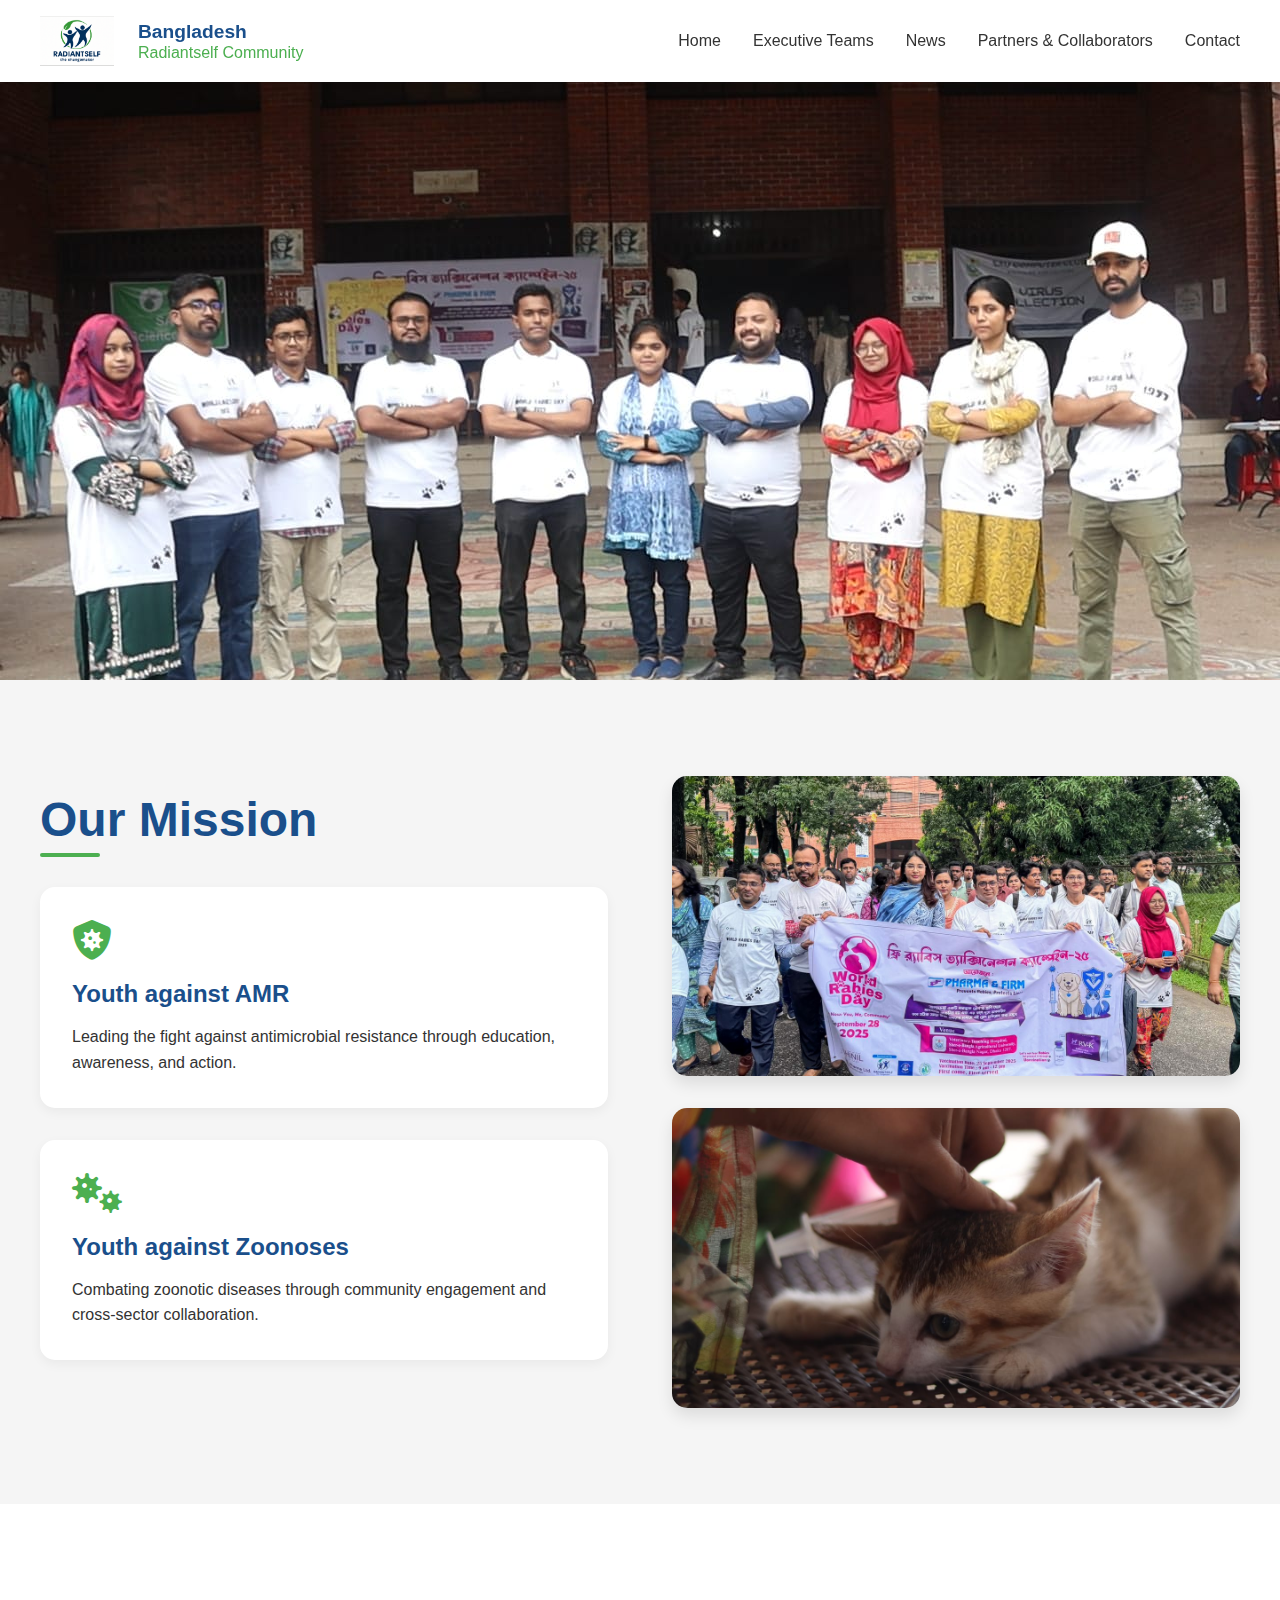
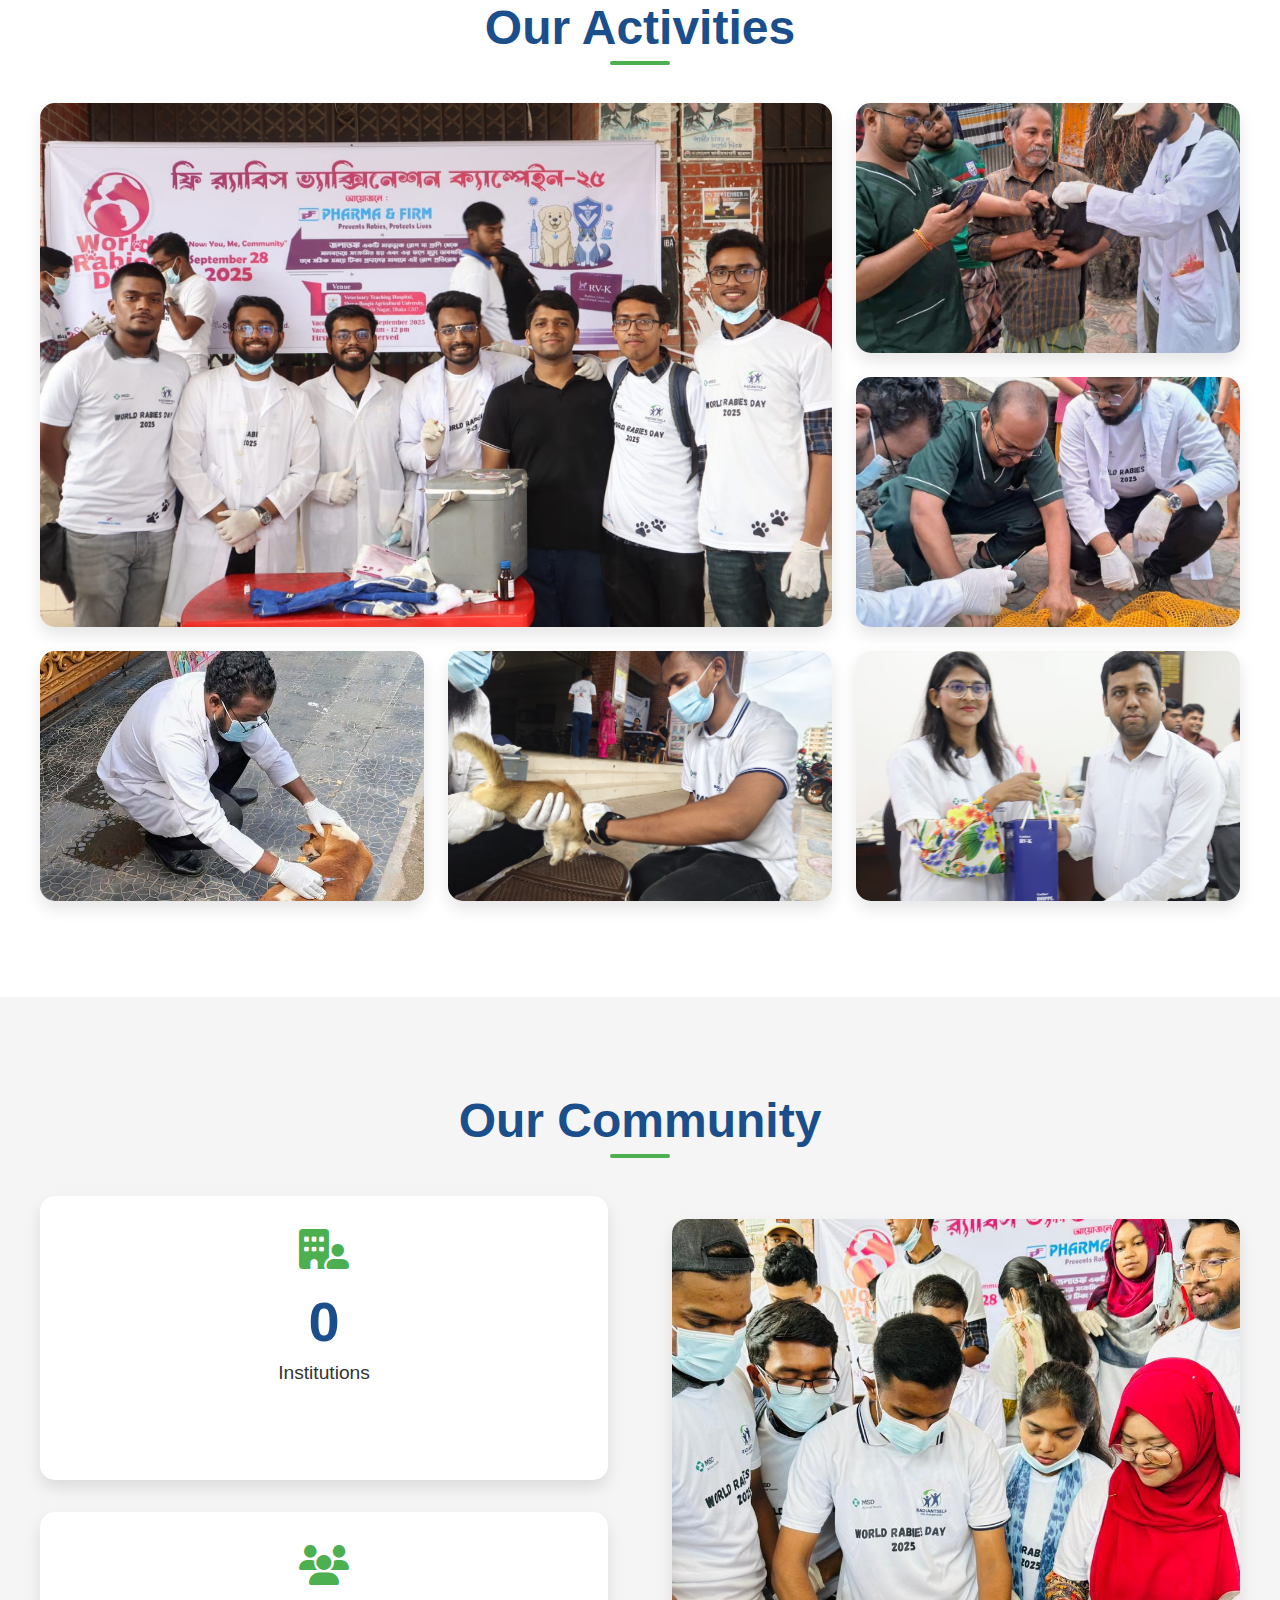
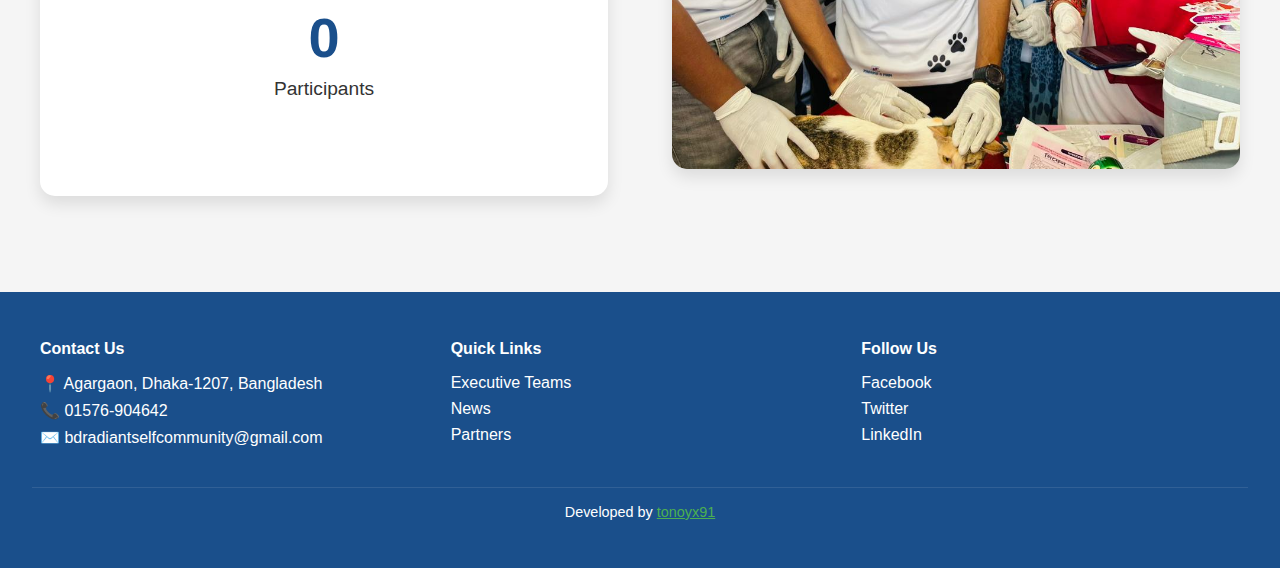
<file: index.html>
<!DOCTYPE html>
<html lang="en">
<head>
    <meta charset="UTF-8">
    <meta name="viewport" content="width=device-width, initial-scale=1.0">
    <title>Bangladesh Radiantself Community</title>
    <link rel="stylesheet" href="https://cdnjs.cloudflare.com/ajax/libs/font-awesome/6.4.0/css/all.min.css">
    <style>
        /* Reset and base styles */
        * {
            margin: 0;
            padding: 0;
            box-sizing: border-box;
            font-family: 'Segoe UI', Tahoma, Geneva, Verdana, sans-serif;
        }

        /* Variables */
        :root {
            --primary-color: #1a4f8b;
            --secondary-color: #4CAF50;
            --text-color: #333;
            --bg-color: #fff;
            --accent-color: #f5f5f5;
        }

        /* Navigation styles */
        .navbar {
            background: var(--bg-color);
            padding: 1rem 2rem;
            box-shadow: 0 2px 5px rgba(0,0,0,0.1);
            position: fixed;
            width: 100%;
            top: 0;
            z-index: 1000;
        }

        .nav-content {
            max-width: 1200px;
            margin: 0 auto;
            display: flex;
            justify-content: space-between;
            align-items: center;
        }

        .logo {
            display: flex;
            align-items: center;
            gap: 1.5rem;
        }

        .logo img {
            height: 50px;
        }

        .logo-text {
            display: flex;
            flex-direction: column;
            line-height: 1.2;
        }

        .logo-text-top {
            color: var(--primary-color);
            font-size: 1.2rem;
            font-weight: 600;
        }

        .logo-text-bottom {
            color: var(--secondary-color);
            font-size: 1rem;
            font-weight: 500;
        }

        .nav-links {
            display: flex;
            gap: 2rem;
        }

        .nav-links a {
            text-decoration: none;
            color: var(--text-color);
            font-weight: 500;
            transition: color 0.3s ease;
        }

        .nav-links a:hover {
            color: var(--secondary-color);
        }

        /* Hero Section */
        .hero {
            margin-top: 80px;
            height: 600px;
            position: relative;
            overflow: hidden;
        }

        .slider {
            position: relative;
            height: 100%;
            width: 100%;
        }

        .slide {
            position: absolute;
            top: 0;
            left: 0;
            width: 100%;
            height: 100%;
            opacity: 0;
            object-fit: cover;
            transition: opacity 0.5s ease-in-out;
        }

        .slide.active {
            opacity: 1;
        }

        /* Section Title Style */
        .section-title {
            text-align: center;
            color: var(--primary-color);
            font-size: 3rem;
            margin-bottom: 3rem;
            position: relative;
        }

        .section-title::after {
            content: '';
            position: absolute;
            bottom: -10px;
            left: 50%;
            transform: translateX(-50%);
            width: 60px;
            height: 4px;
            background: var(--secondary-color);
            border-radius: 2px;
        }

        /* Activities Section */
        .activities {
            padding: 6rem 2rem;
            background: var(--bg-color);
        }

        .activities-grid {
            max-width: 1200px;
            margin: 0 auto;
            display: grid;
            grid-template-columns: repeat(3, 1fr);
            grid-template-rows: repeat(3, 250px);
            gap: 1.5rem;
        }

        .activity-item {
            position: relative;
            overflow: hidden;
            border-radius: 15px;
            box-shadow: 0 8px 16px rgba(0,0,0,0.1);
            transition: transform 0.3s ease;
            min-height: 200px;
        }

        .activity-item.large {
            grid-column: span 2;
            grid-row: span 2;
        }

        .activity-item img {
            width: 100%;
            height: 100%;
            object-fit: cover;
            object-position: center;
            transition: transform 0.3s ease;
        }

        #activity-item-2{
            /* object-fit: contain; */
            /* height: min-content; */
        }

        .activity-overlay {
            position: absolute;
            bottom: 0;
            left: 0;
            right: 0;
            padding: 1.5rem;
            background: linear-gradient(to top, rgba(0,0,0,0.8), transparent);
            color: white;
            transform: translateY(100%);
            transition: transform 0.3s ease;
        }

        .activity-item:hover {
            transform: translateY(-5px);
        }

        .activity-item:hover .activity-overlay {
            transform: translateY(0);
        }

        .activity-item:hover img {
            transform: scale(1.1);
        }

        .activity-overlay h3 {
            font-size: 1.2rem;
            margin: 0;
        }

        /* About Section */
        .about {
            padding: 6rem 2rem;
            background: var(--accent-color);
        }

        .about-grid {
            max-width: 1200px;
            margin: 0 auto;
            display: grid;
            grid-template-columns: 1fr 1fr;
            gap: 4rem;
            align-items: center;
        }

        .about-images {
            display: grid;
            grid-template-rows: repeat(2, 1fr);
            gap: 2rem;
        }

        .about-img {
            width: 100%;
            height: 300px;
            border-radius: 15px;
            box-shadow: 0 8px 16px rgba(0,0,0,0.1);
            object-fit: cover;
            transition: transform 0.3s ease, box-shadow 0.3s ease;
        }

        .about-img:hover {
            transform: translateY(-5px);
            box-shadow: 0 12px 20px rgba(0,0,0,0.15);
        }

        .about-text h2 {
            color: var(--primary-color);
            font-size: 3rem;
            margin-bottom: 2.5rem;
            position: relative;
        }

        .about-text h2::after {
            content: '';
            position: absolute;
            bottom: -10px;
            left: 0;
            width: 60px;
            height: 4px;
            background: var(--secondary-color);
            border-radius: 2px;
        }

        .mission-card {
            background: white;
            padding: 2rem;
            border-radius: 15px;
            margin-bottom: 2rem;
            box-shadow: 0 4px 12px rgba(0,0,0,0.05);
            transition: transform 0.3s ease;
        }

        .mission-card:hover {
            transform: translateY(-5px);
        }

        .mission-icon {
            font-size: 2.5rem;
            color: var(--secondary-color);
            margin-bottom: 1rem;
        }

        .mission-card h3 {
            color: var(--primary-color);
            font-size: 1.5rem;
            margin-bottom: 1rem;
        }

        .mission-card p {
            color: var(--text-color);
            line-height: 1.6;
        }

        /* Stats Section */
        .stats {
            padding: 6rem 2rem;
            background: var(--accent-color);
        }

        .stats-container {
            max-width: 1200px;
            margin: 0 auto;
        }

        .stats-content {
            display: grid;
            grid-template-columns: repeat(2, 1fr);
            gap: 4rem;
            align-items: center;
        }

        .stat-cards {
            display: grid;
            grid-template-rows: repeat(2, 1fr);
            gap: 2rem;
            height: 600px;
        }

        .stat-card {
            background: white;
            padding: 2rem;
            border-radius: 15px;
            text-align: center;
            box-shadow: 0 8px 16px rgba(0,0,0,0.1);
            transition: transform 0.3s ease;
        }

        .stat-card:hover {
            transform: translateY(-5px);
        }

        .stat-icon {
            font-size: 2.5rem;
            color: var(--secondary-color);
            margin-bottom: 1rem;
        }

        .stat-card h3 {
            font-size: 3.5rem;
            color: var(--primary-color);
            margin-bottom: 0.5rem;
            font-weight: 700;
        }

        .stat-card p {
            color: var(--text-color);
            font-size: 1.2rem;
            font-weight: 500;
        }

        .stats-image {
            position: relative;
        }

        .stats-img {
            width: 100%;
            height: 550px;
            object-fit: cover;
            border-radius: 15px;
            box-shadow: 0 8px 16px rgba(0,0,0,0.1);
        }

        /* Footer */
        footer {
            background: var(--primary-color);
            color: var(--bg-color);
            padding: 3rem 2rem;
        }

        .footer-content {
            max-width: 1200px;
            margin: 0 auto;
            display: grid;
            grid-template-columns: repeat(3, 1fr);
            gap: 2rem;
        }

        .footer-section h4 {
            margin-bottom: 1rem;
        }

        .footer-section p {
            margin-bottom: 0.5rem;
        }

        .footer-section a {
            color: var(--bg-color);
            text-decoration: none;
        }

        /* Responsive Design */
        @media (max-width: 768px) {
            .nav-links {
                display: none;
            }

            .about-grid {
                grid-template-columns: 1fr;
            }

            .stats-container {
                grid-template-columns: 1fr;
            }

            .footer-content {
                grid-template-columns: 1fr;
            }
        }
    </style>
</head>
<body>
    <!-- Navigation -->
    <nav class="navbar">
        <div class="nav-content">
            <div class="logo">
                <img src="assets/BRC_LOGO.png" alt="BRC Logo">
                <div class="logo-text">
                    <span class="logo-text-top">Bangladesh</span>
                    <span class="logo-text-bottom">Radiantself Community</span>
                </div>
            </div>
            <div class="nav-links">
                <a href="index.html">Home</a>
                <a href="executive-teams.html">Executive Teams</a>
                <a href="news.html">News</a>
                <a href="partners.html">Partners & Collaborators</a>
                <a href="contact.html">Contact</a>
            </div>
        </div>
    </nav>

    <!-- Hero Section -->
    <section class="hero">
        <div class="slider">
            <img src="assets/front1.jpg" alt="BRC Image 1" class="slide">
            <img src="assets/front2.jpg" alt="BRC Image 2" class="slide">
            <img src="assets/front3.jpg" alt="BRC Image 3" class="slide">
        </div>
    </section>

    <!-- About Section -->
    <section class="about">
        <div class="about-grid">
            <div class="about-text">
                <h2>Our Mission</h2>
                <div class="mission-card">
                    <div class="mission-icon">
                        <i class="fas fa-shield-virus"></i>
                    </div>
                    <h3>Youth against AMR</h3>
                    <p>Leading the fight against antimicrobial resistance through education, awareness, and action.</p>
                </div>
                <div class="mission-card">
                    <div class="mission-icon">
                        <i class="fas fa-viruses"></i>
                    </div>
                    <h3>Youth against Zoonoses</h3>
                    <p>Combating zoonotic diseases through community engagement and cross-sector collaboration.</p>
                </div>
            </div>
            <div class="about-images">
                <img src="assets/about-1.jpg" alt="BRC Activity 1" class="about-img">
                <img src="assets/about-2.jpg" alt="BRC Activity 2" class="about-img">
            </div>
        </div>
    </section>

    <!-- Activities Section -->
    <section class="activities">
        <h2 class="section-title">Our Activities</h2>
        <div class="activities-grid">
            <div class="activity-item large">
                <img src="assets/activity1.jpg" alt="Activity 1">
                <div class="activity-overlay">
                    <h3>Community Outreach</h3>
                </div>
            </div>
            <div class="activity-item" id="activity-item-2">
                <img src="assets/activity2.jpg" alt="Activity 2">
                <div class="activity-overlay">
                    <!-- <h3>Health Camps</h3> -->
                </div>
            </div>
            <div class="activity-item">
                <img src="assets/activity3.jpg" alt="Activity 3">
                <div class="activity-overlay">
                    <!-- <h3>Youth Training</h3> -->
                </div>
            </div>
            <div class="activity-item">
                <img src="assets/activity4.jpg" alt="Activity 4">
                <div class="activity-overlay">
                    <!-- <h3>Awareness Programs</h3> -->
                </div>
            </div>
            <div class="activity-item">
                <img src="assets/activity5.jpg" alt="Activity 5">
                <div class="activity-overlay">
                    <!-- <h3>Research Projects</h3> -->
                </div>
            </div>
            <div class="activity-item">
                <img src="assets/activity6.jpg" alt="Activity 6">
                <div class="activity-overlay">
                    <!-- <h3>Collaborations</h3> -->
                </div>
            </div>
        </div>
    </section>

    <!-- Stats Section -->
    <section class="stats">
        <h2 class="section-title">Our Community</h2>
        <div class="stats-container">
            <div class="stats-content">
                <div class="stat-cards">
                    <div class="stat-card">
                        <div class="stat-icon">
                            <i class="fas fa-building-user"></i>
                        </div>
                        <h3 class="counter" data-target="12">0</h3>
                        <p>Institutions</p>
                    </div>
                    <div class="stat-card">
                        <div class="stat-icon">
                            <i class="fas fa-users"></i>
                        </div>
                        <h3 class="counter" data-target="365">0</h3>
                        <p>Participants</p>
                    </div>
                </div>
                <div class="stats-image">
                    <img src="assets/community.jpg" alt="BRC Community" class="stats-img">
                </div>
            </div>
        </div>
    </section>

    <!-- Footer -->
    <footer>
        <div class="footer-content">
            <div class="footer-section">
                <h4>Contact Us</h4>
                <p>📍 Agargaon, Dhaka-1207, Bangladesh</p>
                <p>📞 01576-904642</p>
                <p>✉️ bdradiantselfcommunity@gmail.com</p>
            </div>
            <div class="footer-section">
                <h4>Quick Links</h4>
                <p><a href="executive-teams.html">Executive Teams</a></p>
                <p><a href="news.html">News</a></p>
                <p><a href="partners.html">Partners</a></p>
            </div>
            <div class="footer-section">
                <h4>Follow Us</h4>
                <p><a href="https://www.facebook.com/p/Bangladesh-Radiantself-Community-61577181872470/" target="_blank">Facebook</a></p>
                <p><a href="#">Twitter</a></p>
                <p><a href="#">LinkedIn</a></p>
            </div>
        </div>
        <div style="text-align: center; margin-top: 2rem; padding-top: 1rem; border-top: 1px solid rgba(255,255,255,0.1); font-size: 0.9rem;">
            <p>Developed by <a href="https://github.com/tonoyx91" target="_blank" style="color: var(--secondary-color); font-weight: 500;">tonoyx91</a></p>
        </div>
    </footer>

    <script>
        // Image slider functionality
        const slides = document.querySelectorAll('.slide');
        let currentSlide = 0;

        // Show first slide initially
        slides[0].classList.add('active');

        function nextSlide() {
            // Remove active class from current slide
            slides[currentSlide].classList.remove('active');
            
            // Move to next slide
            currentSlide = (currentSlide + 1) % slides.length;
            
            // Add active class to new slide
            slides[currentSlide].classList.add('active');
        }

        // Change slide every 5 seconds
        setInterval(nextSlide, 5000);

        // Counter animation for stats
        const counters = document.querySelectorAll('.counter');
        const speed = 200; // The lower the slower

        function startCounters() {
            counters.forEach(counter => {
                const target = +counter.getAttribute('data-target');
                let count = 0;
                
                const updateCount = () => {
                    const increment = target / speed;
                    
                    if (count < target) {
                        count += increment;
                        counter.innerText = Math.ceil(count);
                        setTimeout(updateCount, 1);
                    } else {
                        counter.innerText = target;
                    }
                };

                updateCount();
            });
        }

        // Start counters when they come into view
        const observer = new IntersectionObserver((entries) => {
            entries.forEach(entry => {
                if (entry.isIntersecting) {
                    startCounters();
                    observer.unobserve(entry.target);
                }
            });
        });

        document.querySelector('.stats').querySelectorAll('.counter').forEach(counter => {
            observer.observe(counter);
        });
    </script>
</body>
</html>
</file>
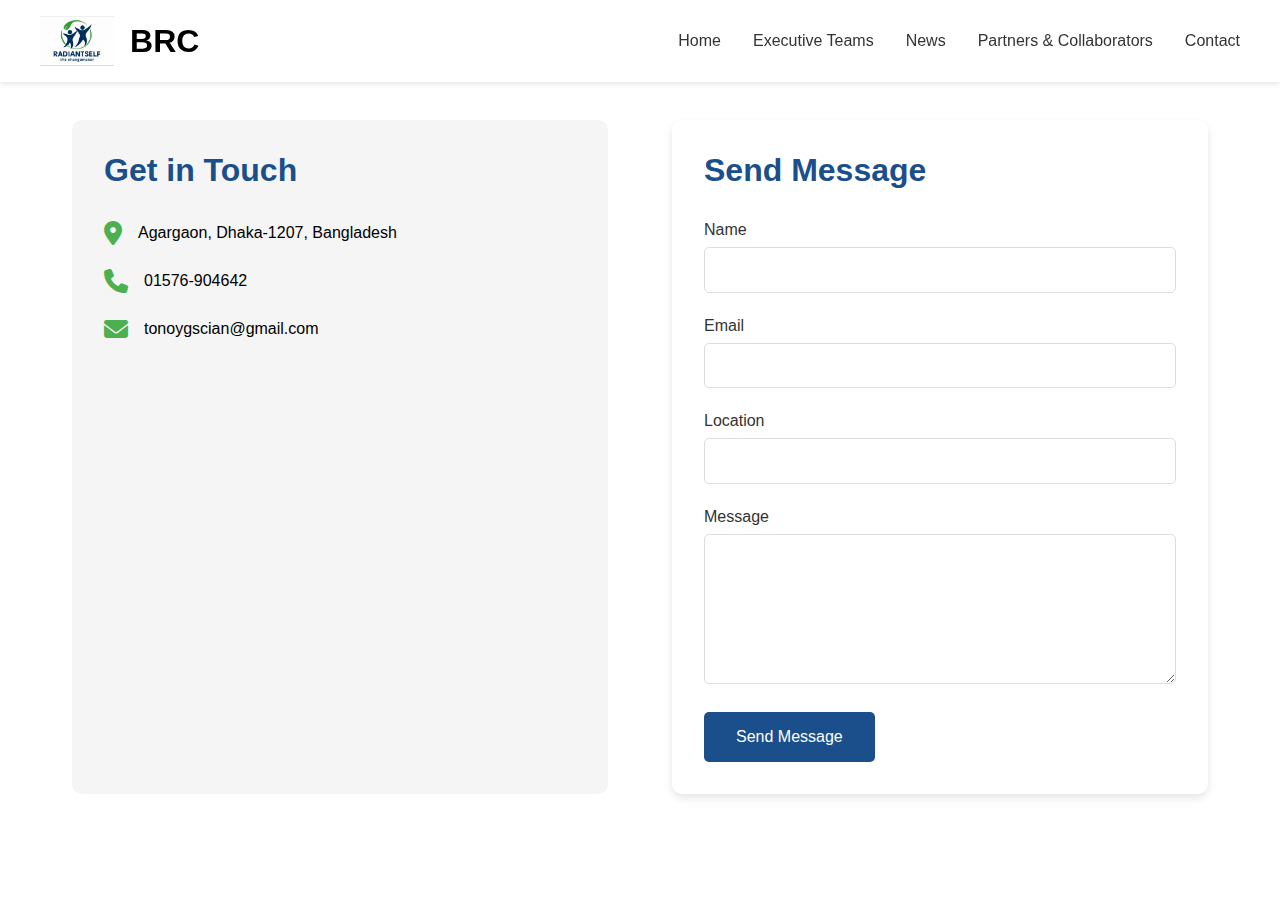
<file: contact.html>
<!DOCTYPE html>
<html lang="en">
<head>
    <meta charset="UTF-8">
    <meta name="viewport" content="width=device-width, initial-scale=1.0">
    <title>Contact Us - BRC</title>
    <link rel="stylesheet" href="https://cdnjs.cloudflare.com/ajax/libs/font-awesome/6.4.0/css/all.min.css">
    <style>
        /* Include the same base styles as index.html */
        * {
            margin: 0;
            padding: 0;
            box-sizing: border-box;
            font-family: 'Segoe UI', Tahoma, Geneva, Verdana, sans-serif;
        }

        :root {
            --primary-color: #1a4f8b;
            --secondary-color: #4CAF50;
            --text-color: #333;
            --bg-color: #fff;
            --accent-color: #f5f5f5;
        }

        /* Navigation styles (same as index.html) */
        .navbar {
            background: var(--bg-color);
            padding: 1rem 2rem;
            box-shadow: 0 2px 5px rgba(0,0,0,0.1);
            position: fixed;
            width: 100%;
            top: 0;
            z-index: 1000;
        }

        .nav-content {
            max-width: 1200px;
            margin: 0 auto;
            display: flex;
            justify-content: space-between;
            align-items: center;
        }

        .logo {
            display: flex;
            align-items: center;
            gap: 1rem;
        }

        .logo img {
            height: 50px;
        }

        .nav-links {
            display: flex;
            gap: 2rem;
        }

        .nav-links a {
            text-decoration: none;
            color: var(--text-color);
            font-weight: 500;
            transition: color 0.3s ease;
        }

        .nav-links a:hover {
            color: var(--secondary-color);
        }

        /* Contact Styles */
        .contact-container {
            max-width: 1200px;
            margin: 120px auto 40px;
            padding: 0 2rem;
            display: grid;
            grid-template-columns: 1fr 1fr;
            gap: 4rem;
        }

        .contact-info {
            padding: 2rem;
            background: var(--accent-color);
            border-radius: 10px;
        }

        .contact-info h2 {
            color: var(--primary-color);
            margin-bottom: 2rem;
            font-size: 2rem;
        }

        .contact-detail {
            display: flex;
            align-items: center;
            gap: 1rem;
            margin-bottom: 1.5rem;
        }

        .contact-detail i {
            color: var(--secondary-color);
            font-size: 1.5rem;
        }

        .contact-form {
            padding: 2rem;
            background: var(--bg-color);
            border-radius: 10px;
            box-shadow: 0 4px 8px rgba(0,0,0,0.1);
        }

        .contact-form h2 {
            color: var(--primary-color);
            margin-bottom: 2rem;
            font-size: 2rem;
        }

        .form-group {
            margin-bottom: 1.5rem;
        }

        .form-group label {
            display: block;
            margin-bottom: 0.5rem;
            color: var(--text-color);
        }

        .form-group input,
        .form-group textarea {
            width: 100%;
            padding: 0.8rem;
            border: 1px solid #ddd;
            border-radius: 5px;
            font-size: 1rem;
        }

        .form-group textarea {
            height: 150px;
            resize: vertical;
        }

        .submit-btn {
            background: var(--primary-color);
            color: var(--bg-color);
            padding: 1rem 2rem;
            border: none;
            border-radius: 5px;
            cursor: pointer;
            font-size: 1rem;
            transition: background-color 0.3s ease;
        }

        .submit-btn:hover {
            background: var(--secondary-color);
        }

        /* Responsive Design */
        @media (max-width: 768px) {
            .nav-links {
                display: none;
            }

            .contact-container {
                grid-template-columns: 1fr;
                gap: 2rem;
            }
        }
    </style>
</head>
<body>
    <!-- Navigation -->
    <nav class="navbar">
        <div class="nav-content">
            <div class="logo">
                <img src="assets/BRC_LOGO.png" alt="BRC Logo">
                <h1>BRC</h1>
            </div>
            <div class="nav-links">
                <a href="index.html">Home</a>
                <a href="executive-teams.html">Executive Teams</a>
                <a href="news.html">News</a>
                <a href="partners.html">Partners & Collaborators</a>
                <a href="contact.html">Contact</a>
            </div>
        </div>
    </nav>

    <!-- Contact Content -->
    <div class="contact-container">
        <div class="contact-info">
            <h2>Get in Touch</h2>
            <div class="contact-detail">
                <i class="fas fa-map-marker-alt"></i>
                <p>Agargaon, Dhaka-1207, Bangladesh</p>
            </div>
            <div class="contact-detail">
                <i class="fas fa-phone"></i>
                <p>01576-904642</p>
            </div>
            <div class="contact-detail">
                <i class="fas fa-envelope"></i>
                <p>tonoygscian@gmail.com</p>
            </div>
        </div>

        <div class="contact-form">
            <h2>Send Message</h2>
            <form id="contactForm" onsubmit="sendEmail(event)">
                <div class="form-group">
                    <label for="name">Name</label>
                    <input type="text" id="name" name="name" required>
                </div>
                <div class="form-group">
                    <label for="email">Email</label>
                    <input type="email" id="email" name="email" required>
                </div>
                <div class="form-group">
                    <label for="location">Location</label>
                    <input type="text" id="location" name="location" required>
                </div>
                <div class="form-group">
                    <label for="message">Message</label>
                    <textarea id="message" name="message" required></textarea>
                </div>
                <button type="submit" class="submit-btn">Send Message</button>
            </form>
        </div>
    </div>

    <script>
        function sendEmail(event) {
            event.preventDefault();
            
            const formData = {
                name: document.getElementById('name').value,
                email: document.getElementById('email').value,
                location: document.getElementById('location').value,
                message: document.getElementById('message').value
            };

            // Create mailto link
            const mailtoLink = `mailto:tonoygscian@gmail.com?subject=Contact from ${formData.name}&body=Name: ${formData.name}%0D%0AEmail: ${formData.email}%0D%0ALocation: ${formData.location}%0D%0A%0D%0AMessage:%0D%0A${formData.message}`;
            
            // Open default email client
            window.location.href = mailtoLink;

            // Clear form
            document.getElementById('contactForm').reset();
        }
    </script>
</body>
</html>
</file>
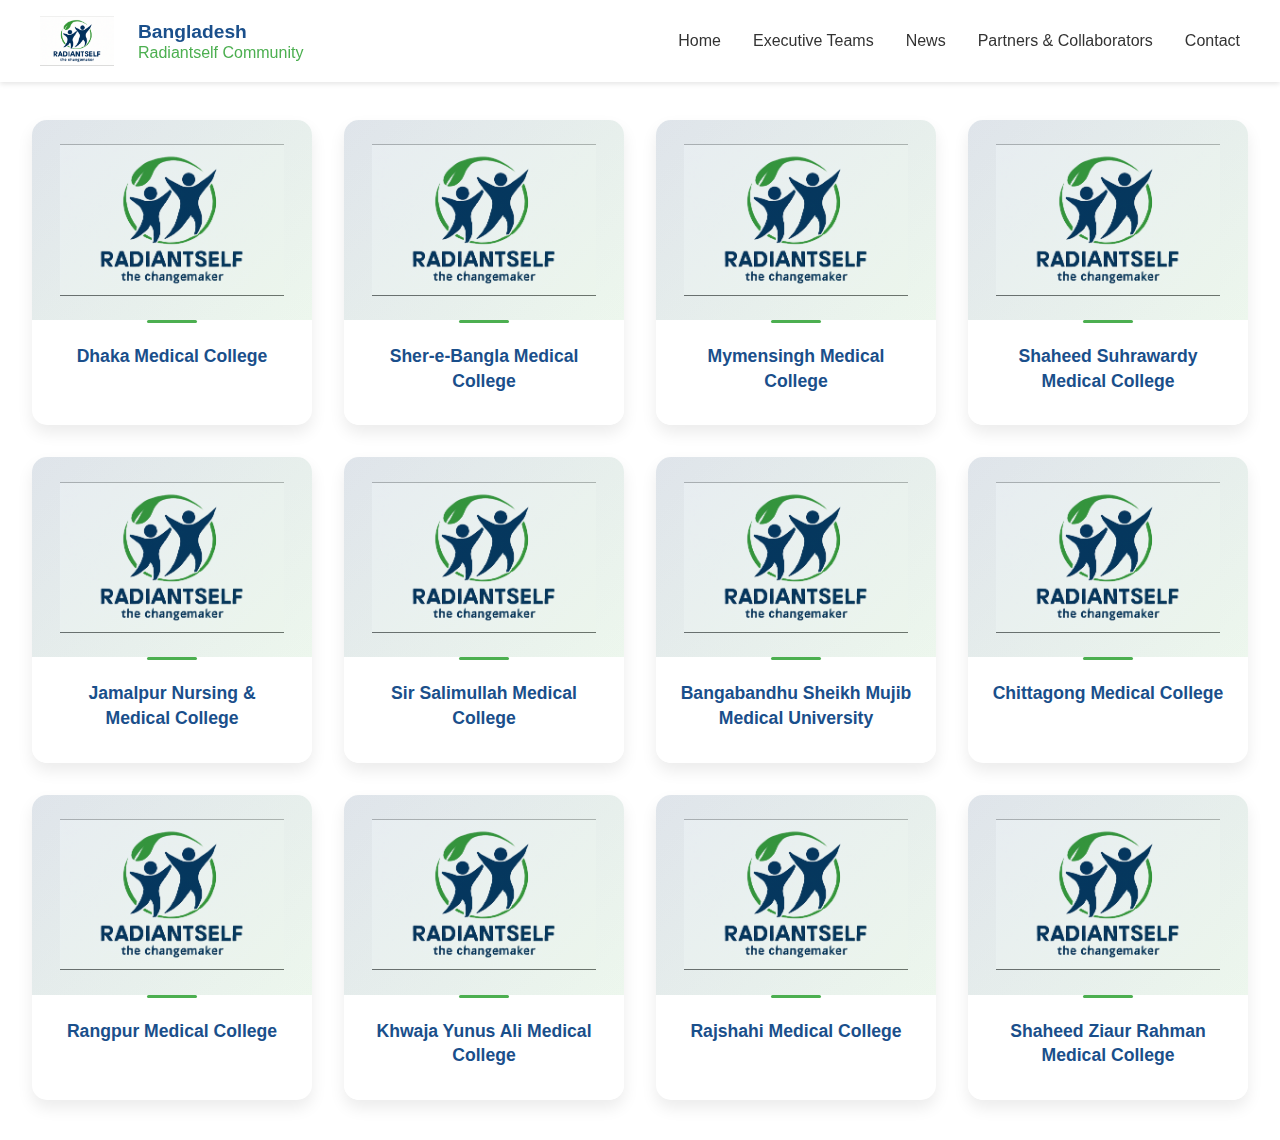
<file: executive-teams.html>
<!DOCTYPE html>
<html lang="en">
<head>
    <meta charset="UTF-8">
    <meta name="viewport" content="width=device-width, initial-scale=1.0">
    <title>Executive Teams - BRC</title>
    <link rel="stylesheet" href="https://cdnjs.cloudflare.com/ajax/libs/font-awesome/6.4.0/css/all.min.css">
    <style>
        /* Include the same base styles as index.html */
        * {
            margin: 0;
            padding: 0;
            box-sizing: border-box;
            font-family: 'Segoe UI', Tahoma, Geneva, Verdana, sans-serif;
        }

        :root {
            --primary-color: #1a4f8b;
            --secondary-color: #4CAF50;
            --text-color: #333;
            --bg-color: #fff;
            --accent-color: #f5f5f5;
        }

        /* Navigation styles (same as index.html) */
        .navbar {
            background: var(--bg-color);
            padding: 1rem 2rem;
            box-shadow: 0 2px 5px rgba(0,0,0,0.1);
            position: fixed;
            width: 100%;
            top: 0;
            z-index: 1000;
        }

        .nav-content {
            max-width: 1200px;
            margin: 0 auto;
            display: flex;
            justify-content: space-between;
            align-items: center;
        }

        .logo {
            display: flex;
            align-items: center;
            gap: 1.5rem;
        }

        .logo img {
            height: 50px;
        }

        .logo-text {
            display: flex;
            flex-direction: column;
            line-height: 1.2;
        }

        .logo-text-top {
            color: var(--primary-color);
            font-size: 1.2rem;
            font-weight: 600;
        }

        .logo-text-bottom {
            color: var(--secondary-color);
            font-size: 1rem;
            font-weight: 500;
        }

        .nav-links {
            display: flex;
            gap: 2rem;
        }

        .nav-links a {
            text-decoration: none;
            color: var(--text-color);
            font-weight: 500;
            transition: color 0.3s ease;
        }

        .nav-links a:hover {
            color: var(--secondary-color);
        }

        /* Section Title Style */
        .section-title {
            text-align: center;
            color: var(--primary-color);
            font-size: 3rem;
            margin-bottom: 3rem;
            position: relative;
            padding-top: 2rem;
        }

        .section-title::after {
            content: '';
            position: absolute;
            bottom: -10px;
            left: 50%;
            transform: translateX(-50%);
            width: 60px;
            height: 4px;
            background: var(--secondary-color);
            border-radius: 2px;
        }

        /* Teams Grid Styles */
        .teams-container {
            max-width: 1400px;
            margin: 120px auto 40px;
            padding: 0 2rem;
        }

        .teams-grid {
            display: grid;
            grid-template-columns: repeat(4, 1fr);
            gap: 2rem;
        }

        .team-card {
            background: var(--bg-color);
            border-radius: 15px;
            box-shadow: 0 8px 16px rgba(0,0,0,0.08);
            overflow: hidden;
            transition: all 0.3s ease;
            position: relative;
        }

        .team-card:hover {
            transform: translateY(-10px);
            box-shadow: 0 12px 24px rgba(0,0,0,0.15);
        }

        .team-logo {
            width: 100%;
            height: 200px;
            background: linear-gradient(135deg, var(--accent-color) 0%, #ffffff 100%);
            display: flex;
            align-items: center;
            justify-content: center;
            position: relative;
            overflow: hidden;
        }

        .team-logo::after {
            content: '';
            position: absolute;
            width: 100%;
            height: 100%;
            background: linear-gradient(135deg, rgba(26, 79, 139, 0.1) 0%, rgba(76, 175, 80, 0.1) 100%);
            top: 0;
            left: 0;
        }

        .team-logo img {
            max-width: 80%;
            max-height: 80%;
            object-fit: contain;
            transition: transform 0.3s ease;
        }

        .team-card:hover .team-logo img {
            transform: scale(1.1);
        }

        .team-info {
            padding: 1.5rem;
            text-align: center;
            background: white;
            position: relative;
        }

        .team-info::before {
            content: '';
            position: absolute;
            top: 0;
            left: 50%;
            transform: translateX(-50%);
            width: 50px;
            height: 3px;
            background: var(--secondary-color);
            border-radius: 2px;
        }

        .team-info h3 {
            color: var(--primary-color);
            margin-bottom: 0.5rem;
            font-size: 1.1rem;
            font-weight: 600;
            line-height: 1.4;
            transition: color 0.3s ease;
        }

        .team-card:hover .team-info h3 {
            color: var(--secondary-color);
        }

        /* Responsive Design */
        @media (max-width: 1024px) {
            .teams-grid {
                grid-template-columns: repeat(2, 1fr);
            }
        }

        @media (max-width: 768px) {
            .nav-links {
                display: none;
            }

            .teams-grid {
                grid-template-columns: 1fr;
            }
        }
    </style>
</head>
<body>
    <!-- Navigation -->
    <nav class="navbar">
        <div class="nav-content">
            <div class="logo">
                <img src="assets/BRC_LOGO.png" alt="BRC Logo">
                <div class="logo-text">
                    <span class="logo-text-top">Bangladesh</span>
                    <span class="logo-text-bottom">Radiantself Community</span>
                </div>
            </div>
            <div class="nav-links">
                <a href="index.html">Home</a>
                <a href="executive-teams.html">Executive Teams</a>
                <a href="news.html">News</a>
                <a href="partners.html">Partners & Collaborators</a>
                <a href="contact.html">Contact</a>
            </div>
        </div>
    </nav>

    <!-- Teams Grid -->
    <div class="teams-container">
        <div class="teams-grid">
            <div class="team-card">
                <div class="team-logo">
                    <img src="assets/BRC_LOGO.png" alt="DMC">
                </div>
                <div class="team-info">
                    <h3>Dhaka Medical College</h3>
                </div>
            </div>
            <div class="team-card">
                <div class="team-logo">
                    <img src="assets/BRC_LOGO.png" alt="SBMC">
                </div>
                <div class="team-info">
                    <h3>Sher-e-Bangla Medical College</h3>
                </div>
            </div>
            <div class="team-card">
                <div class="team-logo">
                    <img src="assets/BRC_LOGO.png" alt="MMC">
                </div>
                <div class="team-info">
                    <h3>Mymensingh Medical College</h3>
                </div>
            </div>
            <div class="team-card">
                <div class="team-logo">
                    <img src="assets/BRC_LOGO.png" alt="SOMC">
                </div>
                <div class="team-info">
                    <h3>Shaheed Suhrawardy Medical College</h3>
                </div>
            </div>
            <div class="team-card">
                <div class="team-logo">
                    <img src="assets/BRC_LOGO.png" alt="JNMC">
                </div>
                <div class="team-info">
                    <h3>Jamalpur Nursing & Medical College</h3>
                </div>
            </div>
            <div class="team-card">
                <div class="team-logo">
                    <img src="assets/BRC_LOGO.png" alt="SSMC">
                </div>
                <div class="team-info">
                    <h3>Sir Salimullah Medical College</h3>
                </div>
            </div>
            <div class="team-card">
                <div class="team-logo">
                    <img src="assets/BRC_LOGO.png" alt="BSMMU">
                </div>
                <div class="team-info">
                    <h3>Bangabandhu Sheikh Mujib Medical University</h3>
                </div>
            </div>
            <div class="team-card">
                <div class="team-logo">
                    <img src="assets/BRC_LOGO.png" alt="CMC">
                </div>
                <div class="team-info">
                    <h3>Chittagong Medical College</h3>
                </div>
            </div>
            <div class="team-card">
                <div class="team-logo">
                    <img src="assets/BRC_LOGO.png" alt="RMC">
                </div>
                <div class="team-info">
                    <h3>Rangpur Medical College</h3>
                </div>
            </div>
            <div class="team-card">
                <div class="team-logo">
                    <img src="assets/BRC_LOGO.png" alt="KYAMC">
                </div>
                <div class="team-info">
                    <h3>Khwaja Yunus Ali Medical College</h3>
                </div>
            </div>
            <div class="team-card">
                <div class="team-logo">
                    <img src="assets/BRC_LOGO.png" alt="RpMC">
                </div>
                <div class="team-info">
                    <h3>Rajshahi Medical College</h3>
                </div>
            </div>
            <div class="team-card">
                <div class="team-logo">
                    <img src="assets/BRC_LOGO.png" alt="SZMC">
                </div>
                <div class="team-info">
                    <h3>Shaheed Ziaur Rahman Medical College</h3>
                </div>
            </div>
        </div>
    </div>
</body>
</html>
</file>
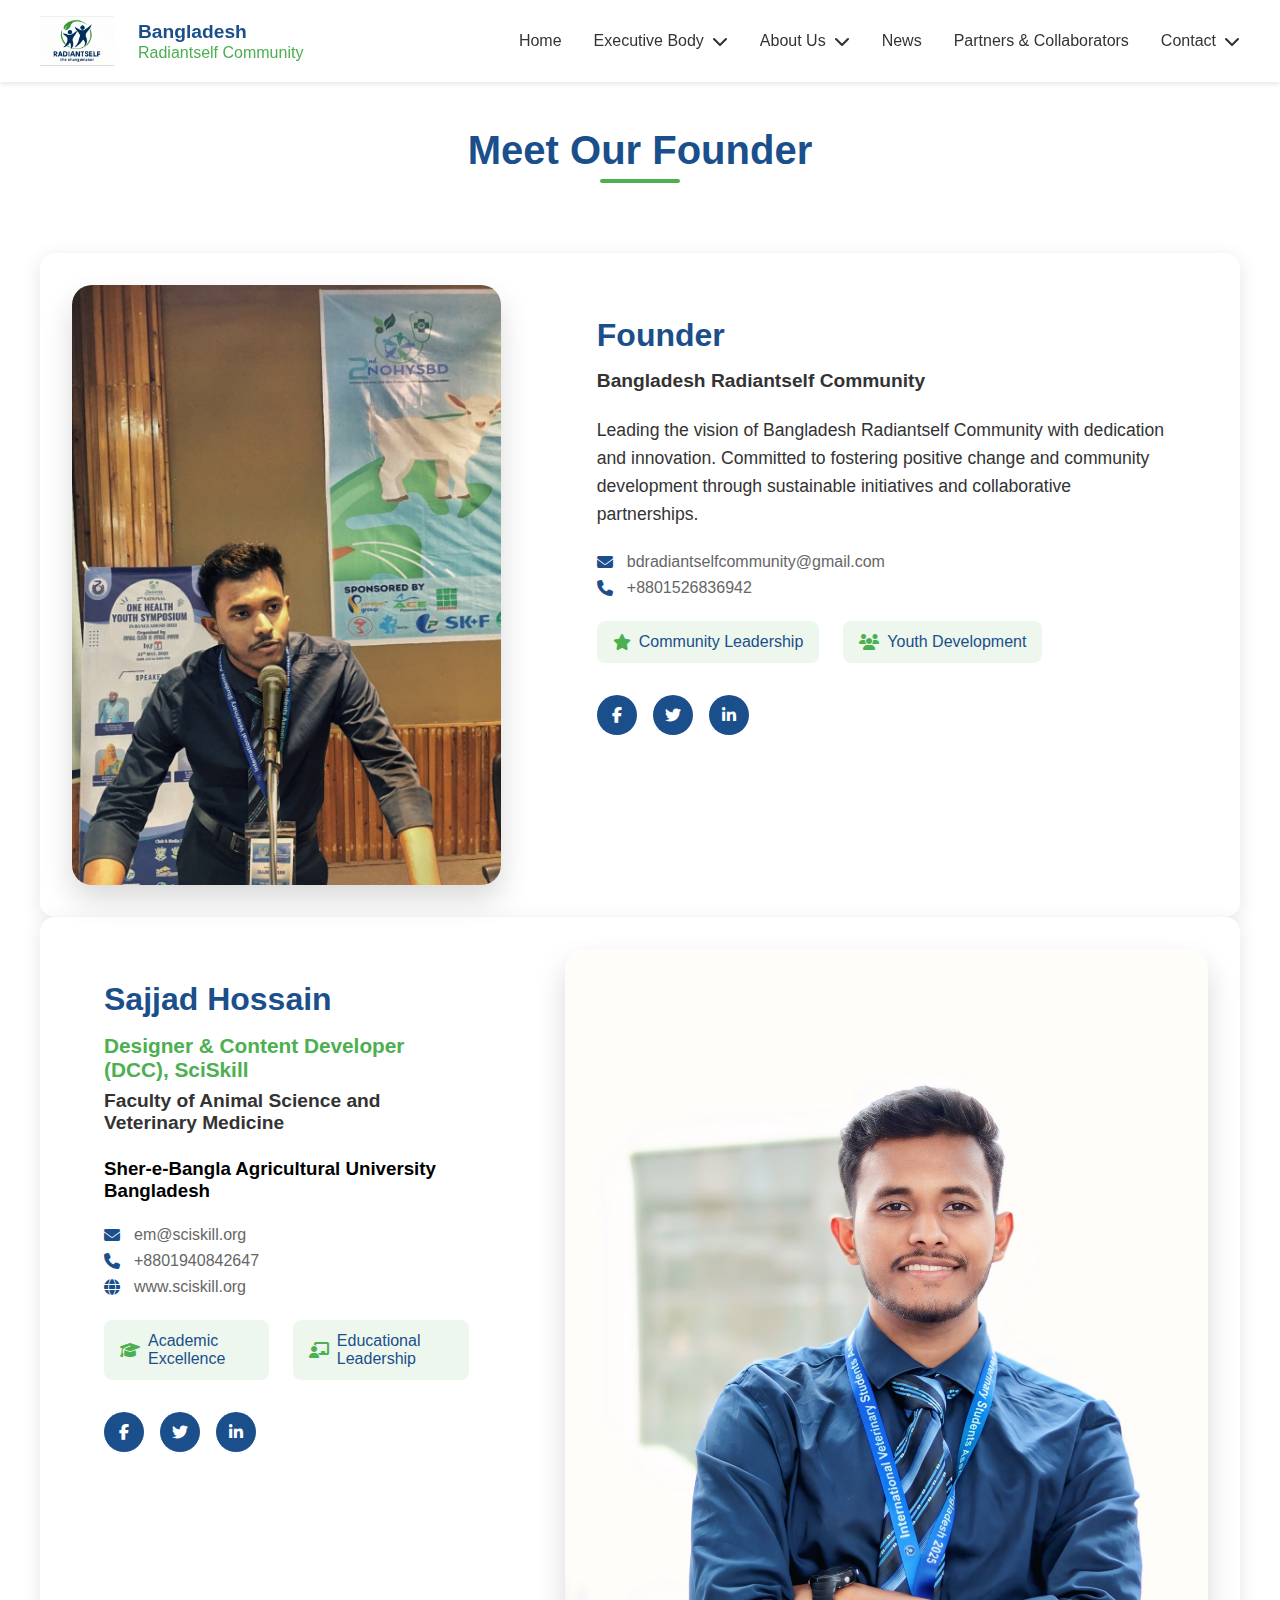
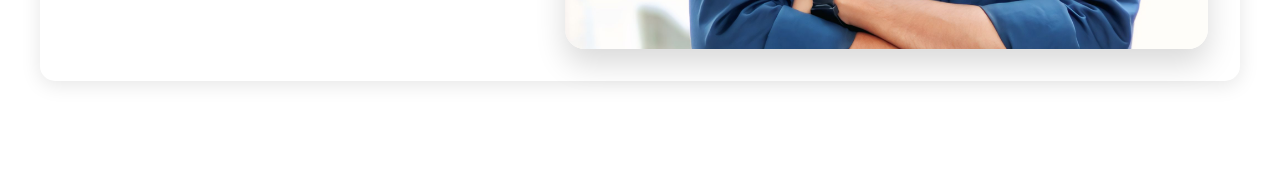
<file: founder.html>
<!DOCTYPE html>
<html lang="en">
<head>
    <meta charset="UTF-8">
    <meta name="viewport" content="width=device-width, initial-scale=1.0">
    <title>Founder & Director - BRC</title>
    <link rel="icon" type="image/x-icon" href="assets/favicon.ico">
    <link rel="stylesheet" href="https://cdnjs.cloudflare.com/ajax/libs/font-awesome/6.4.0/css/all.min.css">
    <link rel="stylesheet" href="assets/css/founder.css">
    <style>
        /* Include the base styles */
        * {
            margin: 0;
            padding: 0;
            box-sizing: border-box;
            font-family: 'Segoe UI', Tahoma, Geneva, Verdana, sans-serif;
        }

        :root {
            --primary-color: #1a4f8b;
            --secondary-color: #4CAF50;
            --text-color: #333;
            --bg-color: #fff;
            --accent-color: #f5f5f5;
        }

        /* Navigation styles */
        .navbar {
            background: var(--bg-color);
            padding: 1rem 2rem;
            box-shadow: 0 2px 5px rgba(0,0,0,0.1);
            position: fixed;
            width: 100%;
            top: 0;
            z-index: 1000;
        }

        .nav-content {
            max-width: 1200px;
            margin: 0 auto;
            display: flex;
            justify-content: space-between;
            align-items: center;
        }

        .logo {
            display: flex;
            align-items: center;
            gap: 1.5rem;
        }

        .logo img {
            height: 50px;
        }

        .logo-text {
            display: flex;
            flex-direction: column;
            line-height: 1.2;
        }

        .logo-text-top {
            color: var(--primary-color);
            font-size: 1.2rem;
            font-weight: 600;
        }

        .logo-text-bottom {
            color: var(--secondary-color);
            font-size: 1rem;
            font-weight: 500;
        }

        .nav-links {
            display: flex;
            gap: 2rem;
        }

        .nav-links a {
            text-decoration: none;
            color: var(--text-color);
            font-weight: 500;
            transition: color 0.3s ease;
        }

        .nav-links a:hover {
            color: var(--secondary-color);
        }

        /* Dropdown styles */
        .dropdown {
            position: relative;
            display: inline-block;
        }

        .dropdown-trigger {
            display: flex;
            align-items: center;
            gap: 0.5rem;
        }

        .dropdown-content {
            display: none;
            position: absolute;
            top: 100%;
            left: 0;
            background: var(--bg-color);
            min-width: 200px;
            box-shadow: 0 8px 16px rgba(0,0,0,0.1);
            border-radius: 8px;
            padding: 0.5rem 0;
            z-index: 1001;
            opacity: 0;
            transform: translateY(-10px);
            transition: opacity 0.3s ease, transform 0.3s ease;
        }

        .dropdown:hover .dropdown-content {
            display: block;
            opacity: 1;
            transform: translateY(0);
        }

        .dropdown-content a {
            color: var(--text-color);
            padding: 0.8rem 1.5rem;
            display: block;
            transition: all 0.3s ease;
        }

        .dropdown-content a:hover {
            background: var(--accent-color);
            color: var(--primary-color);
            padding-left: 2rem;
        }

        /* Founder Section */
        .founder-section {
            padding: 8rem 2rem 6rem;
            background: var(--bg-color);
        }

        .section-header {
            text-align: center;
            margin-bottom: 4rem;
        }

        .section-title {
            color: var(--primary-color);
            font-size: 2.5rem;
            margin-bottom: 1rem;
            position: relative;
            display: inline-block;
        }

        .section-title::after {
            content: '';
            position: absolute;
            bottom: -10px;
            left: 50%;
            transform: translateX(-50%);
            width: 80px;
            height: 4px;
            background: var(--secondary-color);
            border-radius: 2px;
        }

        .founder-container {
            max-width: 1200px;
            margin: 0 auto;
            display: grid;
            grid-template-columns: 1fr 1.5fr;
            gap: 4rem;
            align-items: start;
        }

        .founder-image {
            position: relative;
            height: 700px;
            border-radius: 20px;
            overflow: hidden;
            box-shadow: 0 15px 30px rgba(0,0,0,0.15);
            transition: transform 0.3s ease;
        }

        #founder-image-1{
            height: 600px;
        }

        #founder-image-2{
            height: 700px;
        }

        .founder-image:hover {
            transform: translateY(-10px);
        }

        .founder-image img {
            width: 100%;
            height: 100%;
            object-fit: cover;
            object-position: center 20%;
            display: block;
        }

        .founder-details {
            padding: 2rem;
            background: var(--accent-color);
            border-radius: 20px;
            position: relative;
        }

        .founder-name {
            font-size: 2rem;
            color: var(--primary-color);
            margin-bottom: 1rem;
        }

        .founder-title {
            font-size: 1.2rem;
            color: var(--secondary-color);
            margin-bottom: 2rem;
            font-weight: 500;
        }

        .founder-bio {
            line-height: 1.8;
            color: var(--text-color);
            margin-bottom: 2rem;
        }

        .founder-achievements {
            display: grid;
            grid-template-columns: repeat(2, 1fr);
            gap: 1.5rem;
            margin-top: 2rem;
        }

        .achievement-card {
            background: var(--bg-color);
            padding: 1.5rem;
            border-radius: 15px;
            box-shadow: 0 5px 15px rgba(0,0,0,0.05);
            transition: transform 0.3s ease;
        }

        .achievement-card:hover {
            transform: translateY(-5px);
        }

        .achievement-icon {
            font-size: 2rem;
            color: var(--secondary-color);
            margin-bottom: 1rem;
        }

        .achievement-title {
            font-size: 1.1rem;
            color: var(--primary-color);
            margin-bottom: 0.5rem;
            font-weight: 600;
        }

        .founder-description {
            color: var(--text-color);
            line-height: 1.6;
            margin: 1.5rem 0;
            font-size: 1.1rem;
        }

        .highlights {
            display: flex;
            gap: 1.5rem;
            margin: 1.5rem 0;
        }

        .highlight-item {
            display: flex;
            align-items: center;
            gap: 0.5rem;
            background: rgba(76, 175, 80, 0.1);
            padding: 0.75rem 1rem;
            border-radius: 8px;
            color: var(--primary-color);
        }

        .highlight-item i {
            color: var(--secondary-color);
        }

        .highlight-item span {
            font-weight: 500;
        }

        .social-links {
            display: flex;
            gap: 1rem;
            margin-top: 2rem;
        }

        .social-link {
            width: 40px;
            height: 40px;
            border-radius: 50%;
            background: var(--primary-color);
            color: white;
            display: flex;
            align-items: center;
            justify-content: center;
            text-decoration: none;
            transition: transform 0.3s ease, background-color 0.3s ease;
        }

        .social-link:hover {
            transform: translateY(-3px);
            background: var(--secondary-color);
        }

        @media (max-width: 768px) {
            .founder-container {
                grid-template-columns: 1fr;
            }

            .founder-achievements {
                grid-template-columns: 1fr;
            }
        }
    </style>
</head>
<body>
    <!-- Navigation -->
    <nav class="navbar">
        <div class="nav-content">
            <div class="logo">
                <img src="assets/BRC_LOGO.png" alt="BRC Logo">
                <div class="logo-text">
                    <span class="logo-text-top">Bangladesh</span>
                    <span class="logo-text-bottom">Radiantself Community</span>
                </div>
            </div>
            <div class="nav-links">
                <a href="index.html">Home</a>
                <div class="dropdown">
                    <a href="#" class="dropdown-trigger">Executive Body <i class="fas fa-chevron-down"></i></a>
                    <div class="dropdown-content">
                        <a href="founder.html">Founder & Director</a>
                        <a href="advisors.html">Advisors</a>
                        <a href="executive-teams.html">Communities</a>
                    </div>
                </div>
                <div class="dropdown">
                    <a href="#" class="dropdown-trigger">About Us <i class="fas fa-chevron-down"></i></a>
                    <div class="dropdown-content">
                        <a href="#">Mission & Vision</a>
                        <a href="#">Our History</a>
                        <a href="#">Impact</a>
                    </div>
                </div>
                <a href="news.html">News</a>
                <a href="partners.html">Partners & Collaborators</a>
                <div class="dropdown">
                    <a href="contact.html" class="dropdown-trigger">Contact <i class="fas fa-chevron-down"></i></a>
                    <div class="dropdown-content">
                        <a href="#">Join Our Team</a>
                        <a href="#">Support Us</a>
                        <a href="#">FAQ</a>
                    </div>
                </div>
            </div>
        </div>
    </nav>

    <!-- Founder Section -->
    <section class="founder-section">
        <div class="section-header">
            <h1 class="section-title">Meet Our Founder</h1>
        </div>

        <!-- First Founder -->
        <div class="founder-container">
            <div class="founder-image" id="founder-image-1">
                <img src="assets/founder-1.jpg" alt="Founder's Image">
            </div>
            <div class="founder-info">
                <div class="founder-card">
                    <h2 class="founder-name">Founder</h2>
                    <h3 class="founder-org">Bangladesh Radiantself Community</h3>
                    <p class="founder-description">
                        Leading the vision of Bangladesh Radiantself Community with dedication and innovation. 
                        Committed to fostering positive change and community development through sustainable initiatives 
                        and collaborative partnerships.
                    </p>
                    <div class="contact-info">
                        <p><i class="fas fa-envelope"></i> bdradiantselfcommunity@gmail.com</p>
                        <p><i class="fas fa-phone"></i> +8801526836942</p>
                    </div>
                    <div class="highlights">
                        <div class="highlight-item">
                            <i class="fas fa-star"></i>
                            <span>Community Leadership</span>
                        </div>
                        <div class="highlight-item">
                            <i class="fas fa-users"></i>
                            <span>Youth Development</span>
                        </div>
                    </div>
                    <div class="social-links">
                        <a href="#" class="social-link"><i class="fab fa-facebook-f"></i></a>
                        <a href="#" class="social-link"><i class="fab fa-twitter"></i></a>
                        <a href="#" class="social-link"><i class="fab fa-linkedin-in"></i></a>
                    </div>
                </div>
            </div>
        </div>

        <!-- Second Founder -->
        <div class="founder-container reverse">
            <div class="founder-info">
                <div class="founder-card">
                    <h2 class="founder-name">Sajjad Hossain</h2>
                    <h3 class="founder-position">Designer & Content Developer (DCC), SciSkill</h3>
                    <h3 class="founder-org">Faculty of Animal Science and Veterinary Medicine</h3>
                    <h3 class="founder-location">Sher-e-Bangla Agricultural University</h3>
                    <h3 class="founder-country">Bangladesh</h3>
                    <div class="contact-info">
                        <p><i class="fas fa-envelope"></i> em@sciskill.org</p>
                        <p><i class="fas fa-phone"></i> +8801940842647</p>
                        <p><i class="fas fa-globe"></i> www.sciskill.org</p>
                    </div>
                    <div class="highlights">
                        <div class="highlight-item">
                            <i class="fas fa-graduation-cap"></i>
                            <span>Academic Excellence</span>
                        </div>
                        <div class="highlight-item">
                            <i class="fas fa-chalkboard-teacher"></i>
                            <span>Educational Leadership</span>
                        </div>
                    </div>
                    <div class="social-links">
                        <a href="#" class="social-link"><i class="fab fa-facebook-f"></i></a>
                        <a href="#" class="social-link"><i class="fab fa-twitter"></i></a>
                        <a href="#" class="social-link"><i class="fab fa-linkedin-in"></i></a>
                    </div>
                </div>
            </div>
            <div class="founder-image" id="founder-image-2">
                <img src="assets/founder-2.jpg" alt="Second Founder's Image">
            </div>
        </div>
    </section>
</body>
</html>
</file>
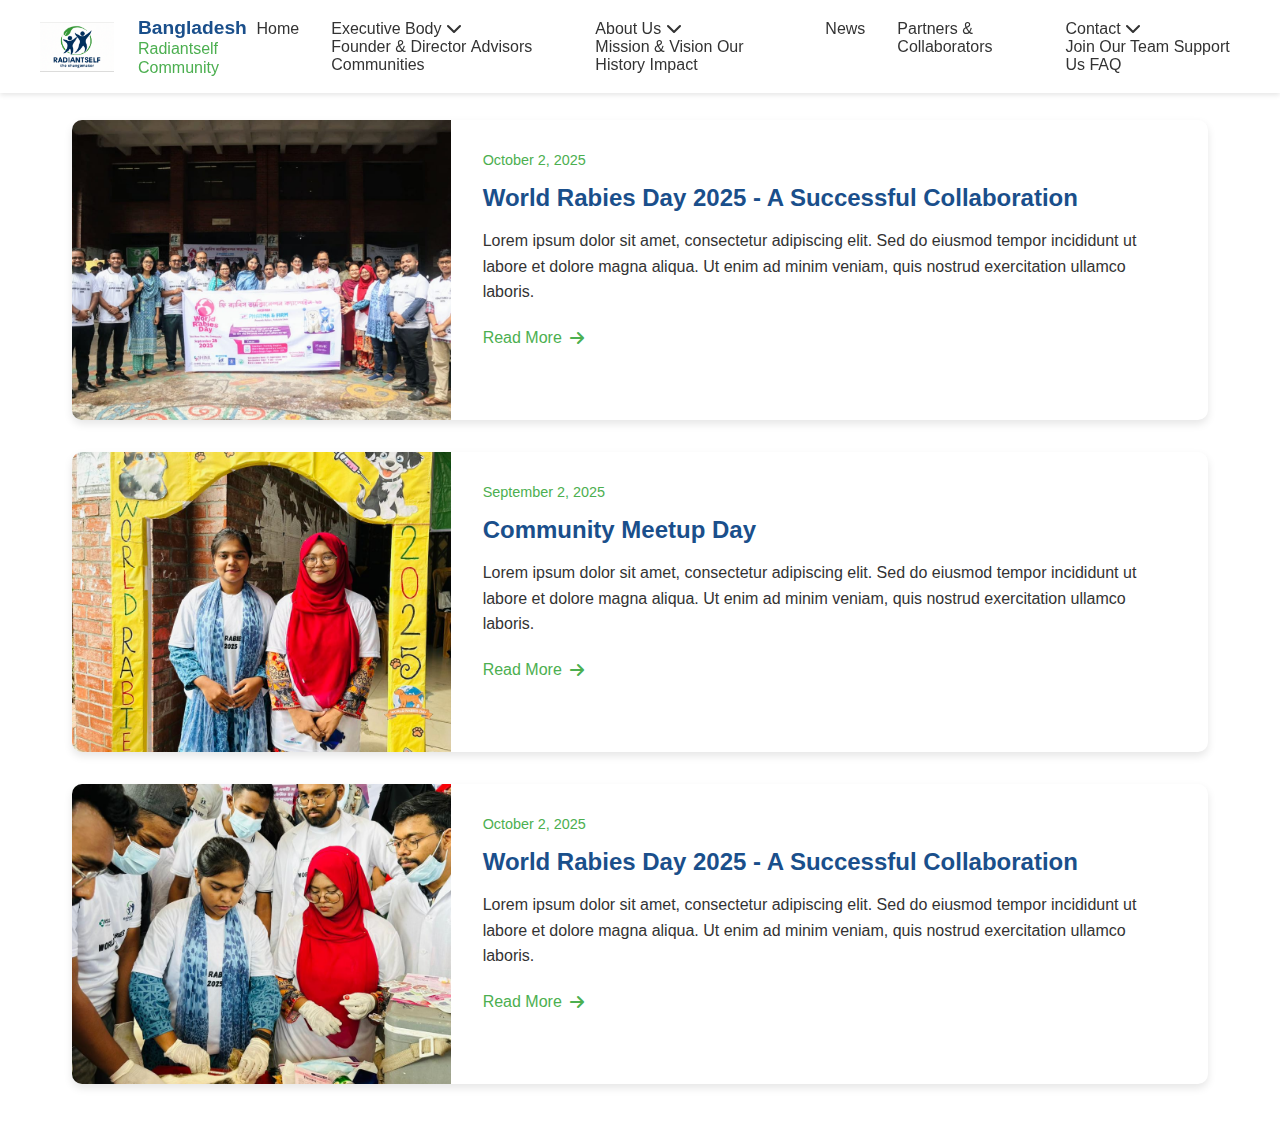
<file: news.html>
<!DOCTYPE html>
<html lang="en">
<head>
    <meta charset="UTF-8">
    <meta nam        .nav-links a:hover {
            color: var(--secondary-color);
        }

        /* Dropdown styles */
        .dropdown {
            position: relative;
            display: inline-block;
        }

        .dropdown-trigger {
            display: flex;
            align-items: center;
            gap: 0.5rem;
        }

        .dropdown-content {
            display: none;
            position: absolute;
            top: 100%;
            left: 0;
            background: var(--bg-color);
            min-width: 200px;
            box-shadow: 0 8px 16px rgba(0,0,0,0.1);
            border-radius: 8px;
            padding: 0.5rem 0;
            z-index: 1001;
            opacity: 0;
            transform: translateY(-10px);
            transition: opacity 0.3s ease, transform 0.3s ease;
        }

        .dropdown:hover .dropdown-content {
            display: block;
            opacity: 1;
            transform: translateY(0);
        }

        .dropdown-content a {
            color: var(--text-color);
            padding: 0.8rem 1.5rem;
            display: block;
            transition: all 0.3s ease;
        }

        .dropdown-content a:hover {
            background: var(--accent-color);
            color: var(--primary-color);
            padding-left: 2rem;
        }

        /* News Section */ewport" content="width=device-width, initial-scale=1.0">
    <title>News - BRC</title>
    <link rel="icon" type="image/x-icon" href="assets/favicon.ico">
    <link rel="stylesheet" href="https://cdnjs.cloudflare.com/ajax/libs/font-awesome/6.4.0/css/all.min.css">
    <style>
        /* Include the same base styles as index.html */
        * {
            margin: 0;
            padding: 0;
            box-sizing: border-box;
            font-family: 'Segoe UI', Tahoma, Geneva, Verdana, sans-serif;
        }

        :root {
            --primary-color: #1a4f8b;
            --secondary-color: #4CAF50;
            --text-color: #333;
            --bg-color: #fff;
            --accent-color: #f5f5f5;
        }

        /* Navigation styles (same as index.html) */
        .navbar {
            background: var(--bg-color);
            padding: 1rem 2rem;
            box-shadow: 0 2px 5px rgba(0,0,0,0.1);
            position: fixed;
            width: 100%;
            top: 0;
            z-index: 1000;
        }

        .nav-content {
            max-width: 1200px;
            margin: 0 auto;
            display: flex;
            justify-content: space-between;
            align-items: center;
        }

        .logo {
            display: flex;
            align-items: center;
            gap: 1.5rem;
        }

        .logo img {
            height: 50px;
        }

        .logo-text {
            display: flex;
            flex-direction: column;
            line-height: 1.2;
        }

        .logo-text-top {
            color: var(--primary-color);
            font-size: 1.2rem;
            font-weight: 600;
        }

        .logo-text-bottom {
            color: var(--secondary-color);
            font-size: 1rem;
            font-weight: 500;
        }

        .nav-links {
            display: flex;
            gap: 2rem;
        }

        .nav-links a {
            text-decoration: none;
            color: var(--text-color);
            font-weight: 500;
            transition: color 0.3s ease;
        }

        .nav-links a:hover {
            color: var(--secondary-color);
        }

        /* News Styles */
        .news-container {
            max-width: 1200px;
            margin: 120px auto 40px;
            padding: 0 2rem;
        }

        .news-grid {
            display: grid;
            gap: 2rem;
        }

        .news-card {
            background: var(--bg-color);
            border-radius: 10px;
            box-shadow: 0 4px 8px rgba(0,0,0,0.1);
            overflow: hidden;
            display: grid;
            grid-template-columns: 1fr 2fr;
            transition: transform 0.3s ease;
        }

        .news-card:hover {
            transform: translateY(-5px);
        }

        .news-image {
            height: 300px;
            background-color: var(--accent-color);
            overflow: hidden;
        }

        .news-image img {
            width: 100%;
            height: 100%;
            object-fit: cover;
        }

        .news-content {
            padding: 2rem;
        }

        .news-date {
            color: var(--secondary-color);
            font-size: 0.9rem;
            margin-bottom: 1rem;
        }

        .news-title {
            color: var(--primary-color);
            font-size: 1.5rem;
            margin-bottom: 1rem;
        }

        .news-excerpt {
            color: var(--text-color);
            line-height: 1.6;
            margin-bottom: 1.5rem;
        }

        .news-link {
            color: var(--secondary-color);
            text-decoration: none;
            font-weight: 500;
            display: inline-flex;
            align-items: center;
            gap: 0.5rem;
        }

        .news-link:hover {
            text-decoration: underline;
        }

        /* Responsive Design */
        @media (max-width: 768px) {
            .nav-links {
                display: none;
            }

            .news-card {
                grid-template-columns: 1fr;
            }

            .news-image {
                height: 200px;
            }
        }
    </style>
</head>
<body>
    <!-- Navigation -->
    <nav class="navbar">
        <div class="nav-content">
            <div class="logo">
                <img src="assets/BRC_LOGO.png" alt="BRC Logo">
                <div class="logo-text">
                    <span class="logo-text-top">Bangladesh</span>
                    <span class="logo-text-bottom">Radiantself Community</span>
                </div>
            </div>
            <div class="nav-links">
                <a href="index.html">Home</a>
                <div class="dropdown">
                    <a href="#" class="dropdown-trigger">Executive Body <i class="fas fa-chevron-down"></i></a>
                    <div class="dropdown-content">
                        <a href="founder.html">Founder & Director</a>
                        <a href="advisors.html">Advisors</a>
                        <a href="executive-teams.html">Communities</a>
                    </div>
                </div>
                <div class="dropdown">
                    <a href="#" class="dropdown-trigger">About Us <i class="fas fa-chevron-down"></i></a>
                    <div class="dropdown-content">
                        <a href="#">Mission & Vision</a>
                        <a href="#">Our History</a>
                        <a href="#">Impact</a>
                    </div>
                </div>
                <a href="news.html">News</a>
                <a href="partners.html">Partners & Collaborators</a>
                <div class="dropdown">
                    <a href="contact.html" class="dropdown-trigger">Contact <i class="fas fa-chevron-down"></i></a>
                    <div class="dropdown-content">
                        <a href="#">Join Our Team</a>
                        <a href="#">Support Us</a>
                        <a href="#">FAQ</a>
                    </div>
                </div>
            </div>
        </div>
    </nav>

    <!-- News Grid -->
    <div class="news-container">
        <div class="news-grid">
            <!-- Sample News Card -->
            <article class="news-card">
                <div class="news-image">
                    <img src="assets/event-1.jpg" alt="News Title">
                </div>
                <div class="news-content">
                    <div class="news-date">October 2, 2025</div>
                    <h2 class="news-title">World Rabies Day 2025 - A Successful Collaboration</h2>
                    <p class="news-excerpt">Lorem ipsum dolor sit amet, consectetur adipiscing elit. Sed do eiusmod tempor incididunt ut labore et dolore magna aliqua. Ut enim ad minim veniam, quis nostrud exercitation ullamco laboris.</p>
                    <a href="#" class="news-link">
                        Read More
                        <i class="fas fa-arrow-right"></i>
                    </a>
                </div>
            </article>
            <article class="news-card">
                <div class="news-image">
                    <img src="assets/event-2.jpg" alt="News Title">
                </div>
                <div class="news-content">
                    <div class="news-date">September 2, 2025</div>
                    <h2 class="news-title">Community Meetup Day</h2>
                    <p class="news-excerpt">Lorem ipsum dolor sit amet, consectetur adipiscing elit. Sed do eiusmod tempor incididunt ut labore et dolore magna aliqua. Ut enim ad minim veniam, quis nostrud exercitation ullamco laboris.</p>
                    <a href="#" class="news-link">
                        Read More
                        <i class="fas fa-arrow-right"></i>
                    </a>
                </div>
            </article>
            <article class="news-card">
                <div class="news-image">
                    <img src="assets/event-3.jpg" alt="News Title">
                </div>
                <div class="news-content">
                    <div class="news-date">October 2, 2025</div>
                    <h2 class="news-title">World Rabies Day 2025 - A Successful Collaboration</h2>
                    <p class="news-excerpt">Lorem ipsum dolor sit amet, consectetur adipiscing elit. Sed do eiusmod tempor incididunt ut labore et dolore magna aliqua. Ut enim ad minim veniam, quis nostrud exercitation ullamco laboris.</p>
                    <a href="#" class="news-link">
                        Read More
                        <i class="fas fa-arrow-right"></i>
                    </a>
                </div>
            </article>
            <!-- Add more news cards as needed -->
        </div>
    </div>
</body>
</html>
</file>
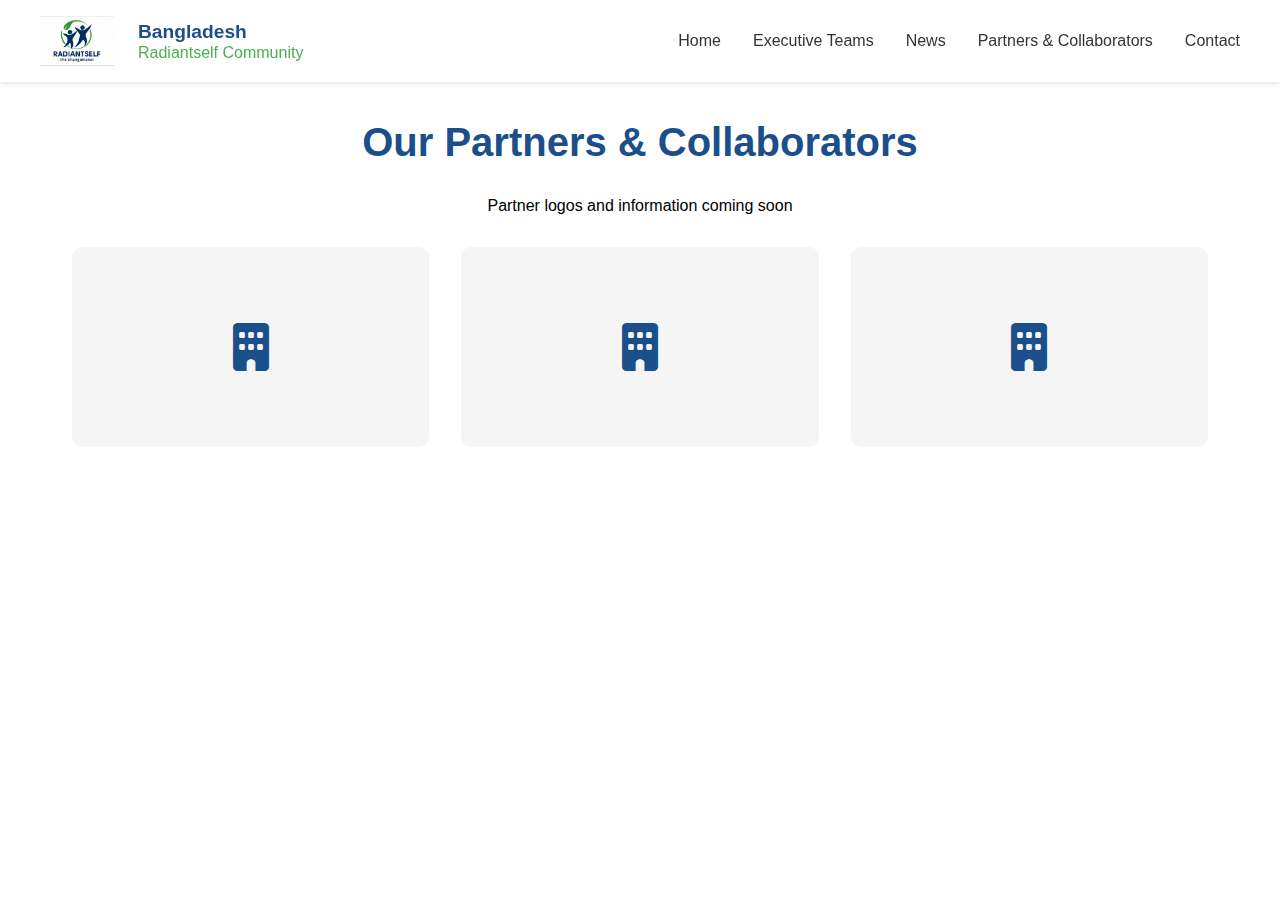
<file: partners.html>
<!DOCTYPE html>
<html lang="en">
<head>
    <meta charset="UTF-8">
    <meta name="viewport" content="width=device-width, initial-scale=1.0">
    <title>Partners & Collaborators - BRC</title>
    <link rel="stylesheet" href="https://cdnjs.cloudflare.com/ajax/libs/font-awesome/6.4.0/css/all.min.css">
    <style>
        /* Include the same base styles as index.html */
        * {
            margin: 0;
            padding: 0;
            box-sizing: border-box;
            font-family: 'Segoe UI', Tahoma, Geneva, Verdana, sans-serif;
        }

        :root {
            --primary-color: #1a4f8b;
            --secondary-color: #4CAF50;
            --text-color: #333;
            --bg-color: #fff;
            --accent-color: #f5f5f5;
        }

        /* Navigation styles (same as index.html) */
        .navbar {
            background: var(--bg-color);
            padding: 1rem 2rem;
            box-shadow: 0 2px 5px rgba(0,0,0,0.1);
            position: fixed;
            width: 100%;
            top: 0;
            z-index: 1000;
        }

        .nav-content {
            max-width: 1200px;
            margin: 0 auto;
            display: flex;
            justify-content: space-between;
            align-items: center;
        }

        .logo {
            display: flex;
            align-items: center;
            gap: 1.5rem;
        }

        .logo img {
            height: 50px;
        }

        .logo-text {
            display: flex;
            flex-direction: column;
            line-height: 1.2;
        }

        .logo-text-top {
            color: var(--primary-color);
            font-size: 1.2rem;
            font-weight: 600;
        }

        .logo-text-bottom {
            color: var(--secondary-color);
            font-size: 1rem;
            font-weight: 500;
        }

        .nav-links {
            display: flex;
            gap: 2rem;
        }

        .nav-links a {
            text-decoration: none;
            color: var(--text-color);
            font-weight: 500;
            transition: color 0.3s ease;
        }

        .nav-links a:hover {
            color: var(--secondary-color);
        }

        /* Partners Styles */
        .partners-container {
            max-width: 1200px;
            margin: 120px auto 40px;
            padding: 0 2rem;
            text-align: center;
        }

        .partners-container h1 {
            color: var(--primary-color);
            margin-bottom: 2rem;
            font-size: 2.5rem;
        }

        .partners-grid {
            display: grid;
            grid-template-columns: repeat(auto-fit, minmax(250px, 1fr));
            gap: 2rem;
            padding: 2rem 0;
        }

        .partner-placeholder {
            background: var(--accent-color);
            border-radius: 10px;
            padding: 2rem;
            display: flex;
            align-items: center;
            justify-content: center;
            min-height: 200px;
        }

        .partner-placeholder i {
            font-size: 3rem;
            color: var(--primary-color);
        }
    </style>
</head>
<body>
    <!-- Navigation -->
    <nav class="navbar">
        <div class="nav-content">
            <div class="logo">
                <img src="assets/BRC_LOGO.png" alt="BRC Logo">
                <div class="logo-text">
                    <span class="logo-text-top">Bangladesh</span>
                    <span class="logo-text-bottom">Radiantself Community</span>
                </div>
            </div>
            <div class="nav-links">
                <a href="index.html">Home</a>
                <a href="executive-teams.html">Executive Teams</a>
                <a href="news.html">News</a>
                <a href="partners.html">Partners & Collaborators</a>
                <a href="contact.html">Contact</a>
            </div>
        </div>
    </nav>

    <!-- Partners Content -->
    <div class="partners-container">
        <h1>Our Partners & Collaborators</h1>
        <p>Partner logos and information coming soon</p>
        <div class="partners-grid">
            <div class="partner-placeholder">
                <i class="fas fa-building"></i>
            </div>
            <div class="partner-placeholder">
                <i class="fas fa-building"></i>
            </div>
            <div class="partner-placeholder">
                <i class="fas fa-building"></i>
            </div>
        </div>
    </div>
</body>
</html>
</file>
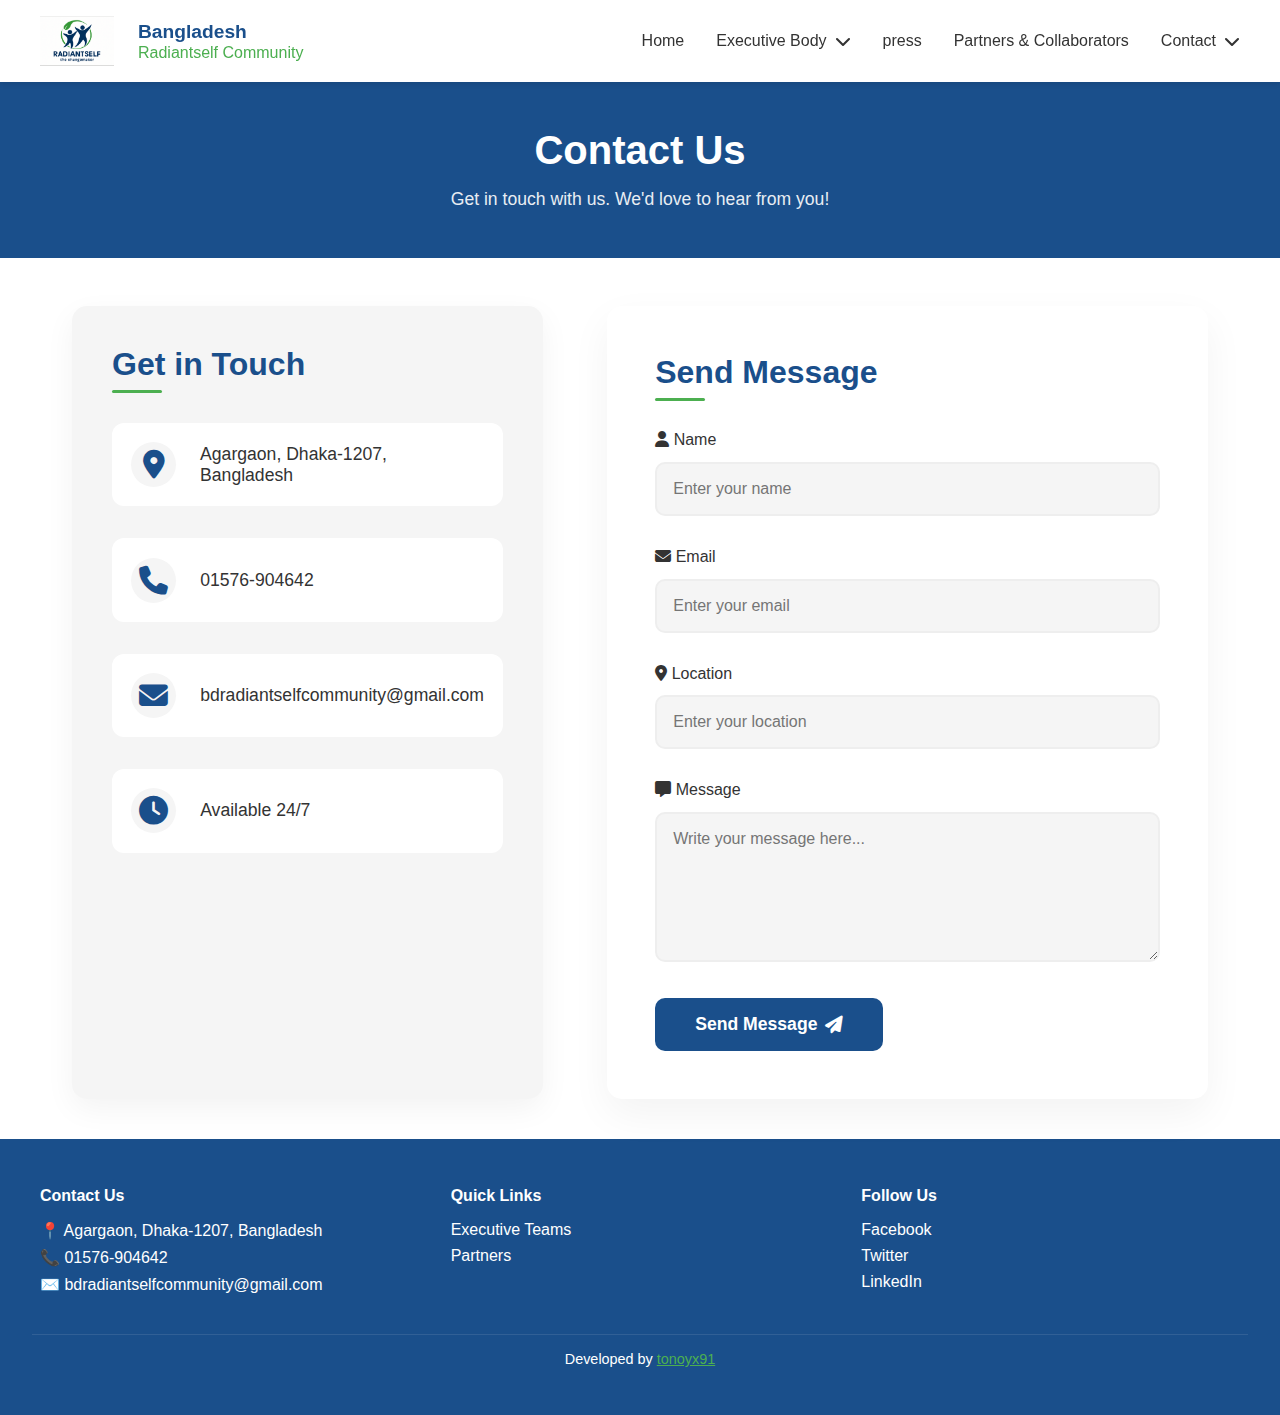
<file: pages/contact.html>
<!DOCTYPE html>
<html lang="en">
<head>
    <meta charset="UTF-8">
    <meta name="viewport" content="width=device-width, initial-scale=1.0">
    <title>Contact Us - BRC</title>
    <link rel="icon" type="image/x-icon" href="../assets/favicon.ico">
    <link rel="stylesheet" href="https://cdnjs.cloudflare.com/ajax/libs/font-awesome/6.4.0/css/all.min.css">
    <style>
        /* Include the same base styles as index.html */
        * {
            margin: 0;
            padding: 0;
            box-sizing: border-box;
            font-family: 'Segoe UI', Tahoma, Geneva, Verdana, sans-serif;
        }

        :root {
            --primary-color: #1a4f8b;
            --secondary-color: #4CAF50;
            --text-color: #333;
            --bg-color: #fff;
            --accent-color: #f5f5f5;
        }

        /* Navigation styles (same as index.html) */
        .navbar {
            background: var(--bg-color);
            padding: 1rem 2rem;
            box-shadow: 0 2px 5px rgba(0,0,0,0.1);
            position: fixed;
            width: 100%;
            top: 0;
            z-index: 1000;
        }

        .nav-content {
            max-width: 1200px;
            margin: 0 auto;
            display: flex;
            justify-content: space-between;
            align-items: center;
        }

        .logo {
            display: flex;
            align-items: center;
            gap: 1.5rem;
        }

        .logo img {
            height: 50px;
        }

        .logo-text {
            display: flex;
            flex-direction: column;
            line-height: 1.2;
        }

        .logo-text-top {
            color: var(--primary-color);
            font-size: 1.2rem;
            font-weight: 600;
        }

        .logo-text-bottom {
            color: var(--secondary-color);
            font-size: 1rem;
            font-weight: 500;
        }

        .nav-links {
            display: flex;
            gap: 2rem;
        }

        .nav-links a {
            text-decoration: none;
            color: var(--text-color);
            font-weight: 500;
            transition: color 0.3s ease;
        }

        .nav-links a:hover {
            color: var(--secondary-color);
        }

        /* Dropdown styles */
        .dropdown {
            position: relative;
            display: inline-block;
        }

        .dropdown-trigger {
            display: flex;
            align-items: center;
            gap: 0.5rem;
        }

        .dropdown-content {
            display: none;
            position: absolute;
            top: 100%;
            left: 0;
            background: var(--bg-color);
            min-width: 200px;
            box-shadow: 0 8px 16px rgba(0,0,0,0.1);
            border-radius: 8px;
            padding: 0.5rem 0;
            z-index: 1001;
            opacity: 0;
            transform: translateY(-10px);
            transition: opacity 0.3s ease, transform 0.3s ease;
        }

        .dropdown:hover .dropdown-content {
            display: block;
            opacity: 1;
            transform: translateY(0);
        }

        .dropdown-content a {
            color: var(--text-color);
            padding: 0.8rem 1.5rem;
            display: block;
            transition: all 0.3s ease;
        }

        .dropdown-content a:hover {
            background: var(--accent-color);
            color: var(--primary-color);
            padding-left: 2rem;
        }

        /* Contact Styles */
        .page-header {
            text-align: center;
            padding: 3rem 0;
            background: var(--primary-color);
            color: white;
            margin-top: 80px;
            margin-bottom: 3rem;
        }

        .page-header h1 {
            font-size: 2.5rem;
            margin-bottom: 1rem;
        }

        .page-header p {
            font-size: 1.1rem;
            opacity: 0.9;
        }

        .contact-container {
            max-width: 1200px;
            margin: 40px auto;
            padding: 0 2rem;
            display: grid;
            grid-template-columns: 1fr 1.5fr;
            gap: 4rem;
        }

        .contact-info {
            padding: 2.5rem;
            background: var(--accent-color);
            border-radius: 15px;
            box-shadow: 0 10px 30px rgba(0,0,0,0.05);
        }

        .contact-info h2 {
            color: var(--primary-color);
            margin-bottom: 2.5rem;
            font-size: 2rem;
            position: relative;
        }

        .contact-info h2::after {
            content: '';
            position: absolute;
            bottom: -10px;
            left: 0;
            width: 50px;
            height: 3px;
            background: var(--secondary-color);
            border-radius: 2px;
        }

        .contact-detail {
            display: flex;
            align-items: center;
            gap: 1.5rem;
            margin-bottom: 2rem;
            padding: 1.2rem;
            background: white;
            border-radius: 12px;
            transition: transform 0.3s ease;
        }

        .contact-detail:hover {
            transform: translateX(10px);
            box-shadow: 0 5px 15px rgba(0,0,0,0.05);
        }

        .contact-detail i {
            color: var(--primary-color);
            font-size: 1.8rem;
            width: 45px;
            height: 45px;
            display: flex;
            align-items: center;
            justify-content: center;
            background: var(--accent-color);
            border-radius: 50%;
        }

        .contact-detail p {
            color: var(--text-color);
            font-size: 1.1rem;
        }

        .contact-form {
            padding: 3rem;
            background: white;
            border-radius: 15px;
            box-shadow: 0 15px 40px rgba(0,0,0,0.05);
        }

        .contact-form h2 {
            color: var(--primary-color);
            margin-bottom: 2.5rem;
            font-size: 2rem;
            position: relative;
        }

        .contact-form h2::after {
            content: '';
            position: absolute;
            bottom: -10px;
            left: 0;
            width: 50px;
            height: 3px;
            background: var(--secondary-color);
            border-radius: 2px;
        }

        .form-group {
            margin-bottom: 2rem;
            position: relative;
        }

        .form-group label {
            display: block;
            margin-bottom: 0.8rem;
            color: var(--text-color);
            font-weight: 500;
        }

        .form-group input,
        .form-group textarea {
            width: 100%;
            padding: 1rem;
            border: 2px solid #eee;
            border-radius: 10px;
            font-size: 1rem;
            transition: all 0.3s ease;
            background: var(--accent-color);
        }

        .form-group input:focus,
        .form-group textarea:focus {
            border-color: var(--primary-color);
            background: white;
            outline: none;
        }

        .form-group textarea {
            height: 150px;
            resize: vertical;
        }

        .submit-btn {
            background: var(--primary-color);
            color: white;
            padding: 1rem 2.5rem;
            border: none;
            border-radius: 10px;
            cursor: pointer;
            font-size: 1.1rem;
            font-weight: 600;
            transition: all 0.3s ease;
            display: inline-flex;
            align-items: center;
            gap: 0.5rem;
        }

        .submit-btn:hover {
            background: var(--secondary-color);
            transform: translateY(-3px);
        }

        .submit-btn i {
            transition: transform 0.3s ease;
        }

        .submit-btn:hover i {
            transform: translateX(5px);
        }

        #result {
            margin-top: 1rem;
            padding: 1rem;
            border-radius: 10px;
            text-align: center;
            display: none;
        }

        #result.success {
            background: var(--secondary-color);
            color: white;
            display: block;
        }

        #result.error {
            background: #ff4444;
            color: white;
            display: block;
        }

        .loading {
            opacity: 0.7;
            pointer-events: none;
        }


         /* Footer */
        footer {
            background: var(--primary-color);
            color: var(--bg-color);
            padding: 3rem 2rem;
        }

        .footer-content {
            max-width: 1200px;
            margin: 0 auto;
            display: grid;
            grid-template-columns: repeat(3, 1fr);
            gap: 2rem;
        }

        .footer-section h4 {
            margin-bottom: 1rem;
        }

        .footer-section p {
            margin-bottom: 0.5rem;
        }

        .footer-section a {
            color: var(--bg-color);
            text-decoration: none;
        }

        /* Responsive Design */
        @media (max-width: 768px) {
            .nav-links {
                display: none;
            }

            .contact-container {
                grid-template-columns: 1fr;
                gap: 2rem;
            }
        }
    </style>
</head>
<body>
    <!-- Navigation -->
    <nav class="navbar">
        <div class="nav-content">
            <div class="logo">
                <img src="../assets/images/BRC_LOGO.png" alt="BRC Logo">
                <div class="logo-text">
                    <span class="logo-text-top">Bangladesh</span>
                    <span class="logo-text-bottom">Radiantself Community</span>
                </div>
            </div>
            <div class="nav-links">
                <a href="../index.html">Home</a>
                <div class="dropdown">
                    <a href="#" class="dropdown-trigger">Executive Body <i class="fas fa-chevron-down"></i></a>
                    <div class="dropdown-content">
                        <a href="founder.html">Founder & Director</a>
                        <a href="advisors.html">Advisors</a>
                        <a href="executive-teams.html">Communities</a>
                    </div>
                </div>
                <!-- <div class="dropdown">
                    <a href="#" class="dropdown-trigger">About Us <i class="fas fa-chevron-down"></i></a>
                    <div class="dropdown-content">
                        <a href="#">Mission & Vision</a>
                        <a href="#">Our History</a>
                        <a href="#">Impact</a>
                    </div>
                </div> -->
                <a href="news.html">press</a>
                <a href="partners.html">Partners & Collaborators</a>
                <div class="dropdown">
                    <a href="contact.html" class="dropdown-trigger">Contact <i class="fas fa-chevron-down"></i></a>
                    <div class="dropdown-content">
                        <a href="#">Join Our Team</a>
                        <a href="#">Support Us</a>
                        <a href="#">FAQ</a>
                    </div>
                </div>
            </div>
        </div>
    </nav>

    <!-- Page Header -->
    <div class="page-header">
        <h1>Contact Us</h1>
        <p>Get in touch with us. We'd love to hear from you!</p>
    </div>

    <!-- Contact Content -->
    <div class="contact-container">
        <div class="contact-info">
            <h2>Get in Touch</h2>
            <div class="contact-detail">
                <i class="fas fa-map-marker-alt"></i>
                <p>Agargaon, Dhaka-1207, Bangladesh</p>
            </div>
            <div class="contact-detail">
                <i class="fas fa-phone"></i>
                <p>01576-904642</p>
            </div>
            <div class="contact-detail">
                <i class="fas fa-envelope"></i>
                <p>bdradiantselfcommunity@gmail.com</p>
            </div>
            <div class="contact-detail">
                <i class="fas fa-clock"></i>
                <p>Available 24/7</p>
            </div>
        </div>

        <div class="contact-form">
            <h2>Send Message</h2>
            <form action="https://api.web3forms.com/submit" method="POST" id="form">
                <input type="hidden" name="access_key" value="87442e5a-92c4-4d24-9c9b-17cd886b1bba">
                
                <div class="form-group">
                    <label for="name"><i class="fas fa-user"></i> Name</label>
                    <input type="text" id="name" name="name" placeholder="Enter your name" required>
                </div>
                <div class="form-group">
                    <label for="email"><i class="fas fa-envelope"></i> Email</label>
                    <input type="email" id="email" name="email" placeholder="Enter your email" required>
                </div>
                <div class="form-group">
                    <label for="location"><i class="fas fa-map-marker-alt"></i> Location</label>
                    <input type="text" id="location" name="location" placeholder="Enter your location" required>
                </div>
                <div class="form-group">
                    <label for="message"><i class="fas fa-comment-alt"></i> Message</label>
                    <textarea id="message" name="message" placeholder="Write your message here..." required></textarea>
                </div>
                <button type="submit" class="submit-btn">
                    Send Message
                    <i class="fas fa-paper-plane"></i>
                </button>
            </form>
            <div id="result"></div>
        </div>
    </div>


    <!-- Footer -->
    <footer>
        <div class="footer-content">
            <div class="footer-section">
                <h4>Contact Us</h4>
                <p>📍 Agargaon, Dhaka-1207, Bangladesh</p>
                <p>📞 01576-904642</p>
                <p>✉️ bdradiantselfcommunity@gmail.com</p>
            </div>
            <div class="footer-section">
                <h4>Quick Links</h4>
                <p><a href="executive-teams.html">Executive Teams</a></p>
                <!-- <p><a href="pages/news.html">News</a></p> -->
                <p><a href="partners.html">Partners</a></p>
            </div>
            <div class="footer-section">
                <h4>Follow Us</h4>
                <p><a href="https://www.facebook.com/p/Bangladesh-Radiantself-Community-61577181872470/" target="_blank">Facebook</a></p>
                <p><a href="#">Twitter</a></p>
                <p><a href="#">LinkedIn</a></p>
            </div>
        </div>
        <div style="text-align: center; margin-top: 2rem; padding-top: 1rem; border-top: 1px solid rgba(255,255,255,0.1); font-size: 0.9rem;">
            <p>Developed by <a href="https://github.com/tonoyx91" target="_blank" style="color: var(--secondary-color); font-weight: 500;">tonoyx91</a></p>
        </div>
    </footer>

    <script>
        const form = document.getElementById('form');
        const result = document.getElementById('result');

        form.addEventListener('submit', function(e) {
            e.preventDefault();
            const formData = new FormData(form);
            const object = Object.fromEntries(formData);
            const json = JSON.stringify(object);
            
            // Add loading state
            result.style.display = 'block';
            result.className = '';
            result.innerHTML = "Please wait...";
            form.classList.add('loading');
            
            fetch('https://api.web3forms.com/submit', {
                method: 'POST',
                headers: {
                    'Content-Type': 'application/json',
                    'Accept': 'application/json'
                },
                body: json
            })
            .then(async (response) => {
                let json = await response.json();
                if (response.status == 200) {
                    result.className = 'success';
                    result.innerHTML = "Message sent successfully!";
                } else {
                    result.className = 'error';
                    result.innerHTML = json.message;
                }
            })
            .catch(error => {
                result.className = 'error';
                result.innerHTML = "Something went wrong!";
            })
            .finally(() => {
                form.classList.remove('loading');
                form.reset();
                setTimeout(() => {
                    result.style.display = "none";
                }, 5000);
            });
        });

        // Add interaction effects
        const inputs = form.querySelectorAll('input, textarea');
        inputs.forEach(input => {
            input.addEventListener('focus', () => {
                input.parentElement.querySelector('label').style.color = 'var(--primary-color)';
            });

            input.addEventListener('blur', () => {
                input.parentElement.querySelector('label').style.color = 'var(--text-color)';
            });
        });
    </script>
</body>
</html>
</file>
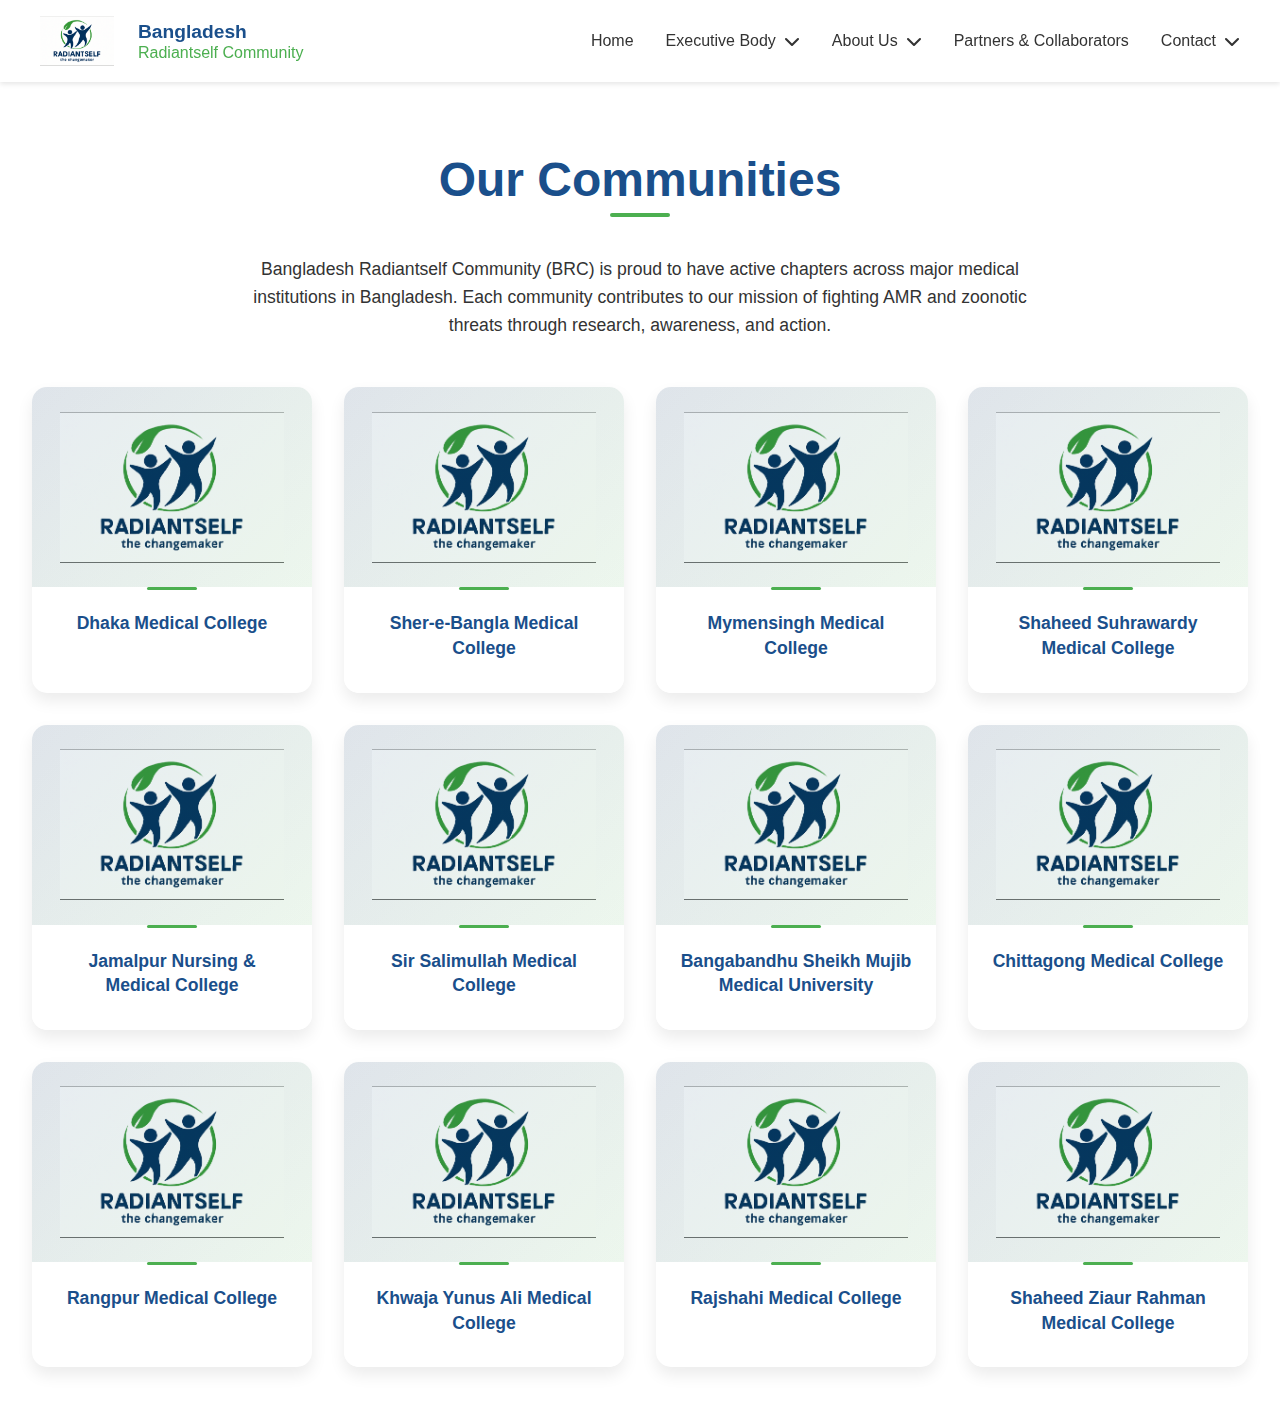
<file: pages/executive-teams.html>
<!DOCTYPE html>
<html lang="en">
<head>
    <meta charset="UTF-8">
    <meta name="viewport" content="width=device-width, initial-scale=1.0">
    <title>BRC Communities - Medical College Chapters</title>
    <link rel="icon" type="image/x-icon" href="../assets/favicon.ico">
    <link rel="stylesheet" href="https://cdnjs.cloudflare.com/ajax/libs/font-awesome/6.4.0/css/all.min.css">
    <style>
        /* Include the same base styles as index.html */
        * {
            margin: 0;
            padding: 0;
            box-sizing: border-box;
            font-family: 'Segoe UI', Tahoma, Geneva, Verdana, sans-serif;
        }

        :root {
            --primary-color: #1a4f8b;
            --secondary-color: #4CAF50;
            --text-color: #333;
            --bg-color: #fff;
            --accent-color: #f5f5f5;
        }

        /* Navigation styles (same as index.html) */
        .navbar {
            background: var(--bg-color);
            padding: 1rem 2rem;
            box-shadow: 0 2px 5px rgba(0,0,0,0.1);
            position: fixed;
            width: 100%;
            top: 0;
            z-index: 1000;
        }

        .nav-content {
            max-width: 1200px;
            margin: 0 auto;
            display: flex;
            justify-content: space-between;
            align-items: center;
        }

        .logo {
            display: flex;
            align-items: center;
            gap: 1.5rem;
        }

        .logo img {
            height: 50px;
        }

        .logo-text {
            display: flex;
            flex-direction: column;
            line-height: 1.2;
        }

        .logo-text-top {
            color: var(--primary-color);
            font-size: 1.2rem;
            font-weight: 600;
        }

        .logo-text-bottom {
            color: var(--secondary-color);
            font-size: 1rem;
            font-weight: 500;
        }

        .nav-links {
            display: flex;
            gap: 2rem;
        }

        .nav-links a {
            text-decoration: none;
            color: var(--text-color);
            font-weight: 500;
            transition: color 0.3s ease;
        }

        .nav-links a:hover {
            color: var(--secondary-color);
        }

        /* Dropdown styles */
        .dropdown {
            position: relative;
            display: inline-block;
        }

        .dropdown-trigger {
            display: flex;
            align-items: center;
            gap: 0.5rem;
        }

        .dropdown-content {
            display: none;
            position: absolute;
            top: 100%;
            left: 0;
            background: var(--bg-color);
            min-width: 200px;
            box-shadow: 0 8px 16px rgba(0,0,0,0.1);
            border-radius: 8px;
            padding: 0.5rem 0;
            z-index: 1001;
            opacity: 0;
            transform: translateY(-10px);
            transition: opacity 0.3s ease, transform 0.3s ease;
        }

        .dropdown:hover .dropdown-content {
            display: block;
            opacity: 1;
            transform: translateY(0);
        }

        .dropdown-content a {
            color: var(--text-color);
            padding: 0.8rem 1.5rem;
            display: block;
            transition: all 0.3s ease;
        }

        .dropdown-content a:hover {
            background: var(--accent-color);
            color: var(--primary-color);
            padding-left: 2rem;
        }

        /* Section Title Style */
        .section-title {
            text-align: center;
            color: var(--primary-color);
            font-size: 3rem;
            margin-bottom: 3rem;
            position: relative;
            padding-top: 2rem;
        }

        .section-title::after {
            content: '';
            position: absolute;
            bottom: -10px;
            left: 50%;
            transform: translateX(-50%);
            width: 60px;
            height: 4px;
            background: var(--secondary-color);
            border-radius: 2px;
        }

        .section-description {
            max-width: 800px;
            margin: 0 auto 3rem;
            text-align: center;
            color: var(--text-color);
            line-height: 1.6;
            font-size: 1.1rem;
        }

        .section-description p {
            margin-bottom: 1rem;
        }

        /* Teams Grid Styles */
        .teams-container {
            max-width: 1400px;
            margin: 120px auto 40px;
            padding: 0 2rem;
        }

        .teams-grid {
            display: grid;
            grid-template-columns: repeat(4, 1fr);
            gap: 2rem;
        }

        .team-card {
            background: var(--bg-color);
            border-radius: 15px;
            box-shadow: 0 8px 16px rgba(0,0,0,0.08);
            overflow: hidden;
            transition: all 0.3s ease;
            position: relative;
        }

        .team-card:hover {
            transform: translateY(-10px);
            box-shadow: 0 12px 24px rgba(0,0,0,0.15);
        }

        .team-logo {
            width: 100%;
            height: 200px;
            background: linear-gradient(135deg, var(--accent-color) 0%, #ffffff 100%);
            display: flex;
            align-items: center;
            justify-content: center;
            position: relative;
            overflow: hidden;
        }

        .team-logo::after {
            content: '';
            position: absolute;
            width: 100%;
            height: 100%;
            background: linear-gradient(135deg, rgba(26, 79, 139, 0.1) 0%, rgba(76, 175, 80, 0.1) 100%);
            top: 0;
            left: 0;
        }

        .team-logo img {
            max-width: 80%;
            max-height: 80%;
            object-fit: contain;
            transition: transform 0.3s ease;
        }

        .team-card:hover .team-logo img {
            transform: scale(1.1);
        }

        .team-info {
            padding: 1.5rem;
            text-align: center;
            background: white;
            position: relative;
        }

        .team-info::before {
            content: '';
            position: absolute;
            top: 0;
            left: 50%;
            transform: translateX(-50%);
            width: 50px;
            height: 3px;
            background: var(--secondary-color);
            border-radius: 2px;
        }

        .team-info h3 {
            color: var(--primary-color);
            margin-bottom: 0.5rem;
            font-size: 1.1rem;
            font-weight: 600;
            line-height: 1.4;
            transition: color 0.3s ease;
        }

        .team-card:hover .team-info h3 {
            color: var(--secondary-color);
        }

        /* Responsive Design */
        @media (max-width: 1024px) {
            .teams-grid {
                grid-template-columns: repeat(2, 1fr);
            }
        }

        @media (max-width: 768px) {
            .nav-links {
                display: none;
            }

            .teams-grid {
                grid-template-columns: 1fr;
            }
        }
    </style>
</head>
<body>
    <!-- Navigation -->
    <nav class="navbar">
        <div class="nav-content">
            <div class="logo">
                <img src="../assets/images/BRC_LOGO.png" alt="BRC Logo">
                <div class="logo-text">
                    <span class="logo-text-top">Bangladesh</span>
                    <span class="logo-text-bottom">Radiantself Community</span>
                </div>
            </div>
            <div class="nav-links">
                <a href="../index.html">Home</a>
                <div class="dropdown">
                    <a href="#" class="dropdown-trigger">Executive Body <i class="fas fa-chevron-down"></i></a>
                    <div class="dropdown-content">
                        <a href="founder.html">Founder & Director</a>
                        <a href="advisors.html">Advisors</a>
                        <a href="executive-teams.html">Communities</a>
                    </div>
                </div>
                <div class="dropdown">
                    <a href="#" class="dropdown-trigger">About Us <i class="fas fa-chevron-down"></i></a>
                    <div class="dropdown-content">
                        <a href="#">Mission & Vision</a>
                        <a href="#">Our History</a>
                        <a href="#">Impact</a>
                    </div>
                </div>
                <!-- <a href="news.html">News</a> -->
                <a href="partners.html">Partners & Collaborators</a>
                <div class="dropdown">
                    <a href="contact.html" class="dropdown-trigger">Contact <i class="fas fa-chevron-down"></i></a>
                    <div class="dropdown-content">
                        <a href="#">Join Our Team</a>
                        <a href="#">Support Us</a>
                        <a href="#">FAQ</a>
                    </div>
                </div>
            </div>
        </div>
    </nav>

    <!-- Teams Grid -->
    <div class="teams-container">
        <h1 class="section-title">Our Communities</h1>
        <div class="section-description">
            <p>Bangladesh Radiantself Community (BRC) is proud to have active chapters across major medical institutions in Bangladesh. Each community contributes to our mission of fighting AMR and zoonotic threats through research, awareness, and action.</p>
        </div>
        <div class="teams-grid">
            <div class="team-card">
                <div class="team-logo">
                    <img src="../assets/images//BRC_LOGO.png" alt="DMC">
                </div>
                <div class="team-info">
                    <h3>Dhaka Medical College</h3>
                </div>
            </div>
            <div class="team-card">
                <div class="team-logo">
                    <img src="../assets/images/BRC_LOGO.png" alt="SBMC">
                </div>
                <div class="team-info">
                    <h3>Sher-e-Bangla Medical College</h3>
                </div>
            </div>
            <div class="team-card">
                <div class="team-logo">
                    <img src="../assets/images/BRC_LOGO.png" alt="MMC">
                </div>
                <div class="team-info">
                    <h3>Mymensingh Medical College</h3>
                </div>
            </div>
            <div class="team-card">
                <div class="team-logo">
                    <img src="../assets/images/BRC_LOGO.png" alt="SOMC">
                </div>
                <div class="team-info">
                    <h3>Shaheed Suhrawardy Medical College</h3>
                </div>
            </div>
            <div class="team-card">
                <div class="team-logo">
                    <img src="../assets/images//BRC_LOGO.png" alt="JNMC">
                </div>
                <div class="team-info">
                    <h3>Jamalpur Nursing & Medical College</h3>
                </div>
            </div>
            <div class="team-card">
                <div class="team-logo">
                    <img src="../assets/images/BRC_LOGO.png" alt="SSMC">
                </div>
                <div class="team-info">
                    <h3>Sir Salimullah Medical College</h3>
                </div>
            </div>
            <div class="team-card">
                <div class="team-logo">
                    <img src="../assets/images/BRC_LOGO.png" alt="BSMMU">
                </div>
                <div class="team-info">
                    <h3>Bangabandhu Sheikh Mujib Medical University</h3>
                </div>
            </div>
            <div class="team-card">
                <div class="team-logo">
                    <img src="../assets/images/BRC_LOGO.png" alt="CMC">
                </div>
                <div class="team-info">
                    <h3>Chittagong Medical College</h3>
                </div>
            </div>
            <div class="team-card">
                <div class="team-logo">
                    <img src="../assets/images/BRC_LOGO.png" alt="RMC">
                </div>
                <div class="team-info">
                    <h3>Rangpur Medical College</h3>
                </div>
            </div>
            <div class="team-card">
                <div class="team-logo">
                    <img src="../assets/images/BRC_LOGO.png" alt="KYAMC">
                </div>
                <div class="team-info">
                    <h3>Khwaja Yunus Ali Medical College</h3>
                </div>
            </div>
            <div class="team-card">
                <div class="team-logo">
                    <img src="../assets/images/BRC_LOGO.png" alt="RpMC">
                </div>
                <div class="team-info">
                    <h3>Rajshahi Medical College</h3>
                </div>
            </div>
            <div class="team-card">
                <div class="team-logo">
                    <img src="../assets/images/BRC_LOGO.png" alt="SZMC">
                </div>
                <div class="team-info">
                    <h3>Shaheed Ziaur Rahman Medical College</h3>
                </div>
            </div>
        </div>
    </div>
</body>
</html>
</file>
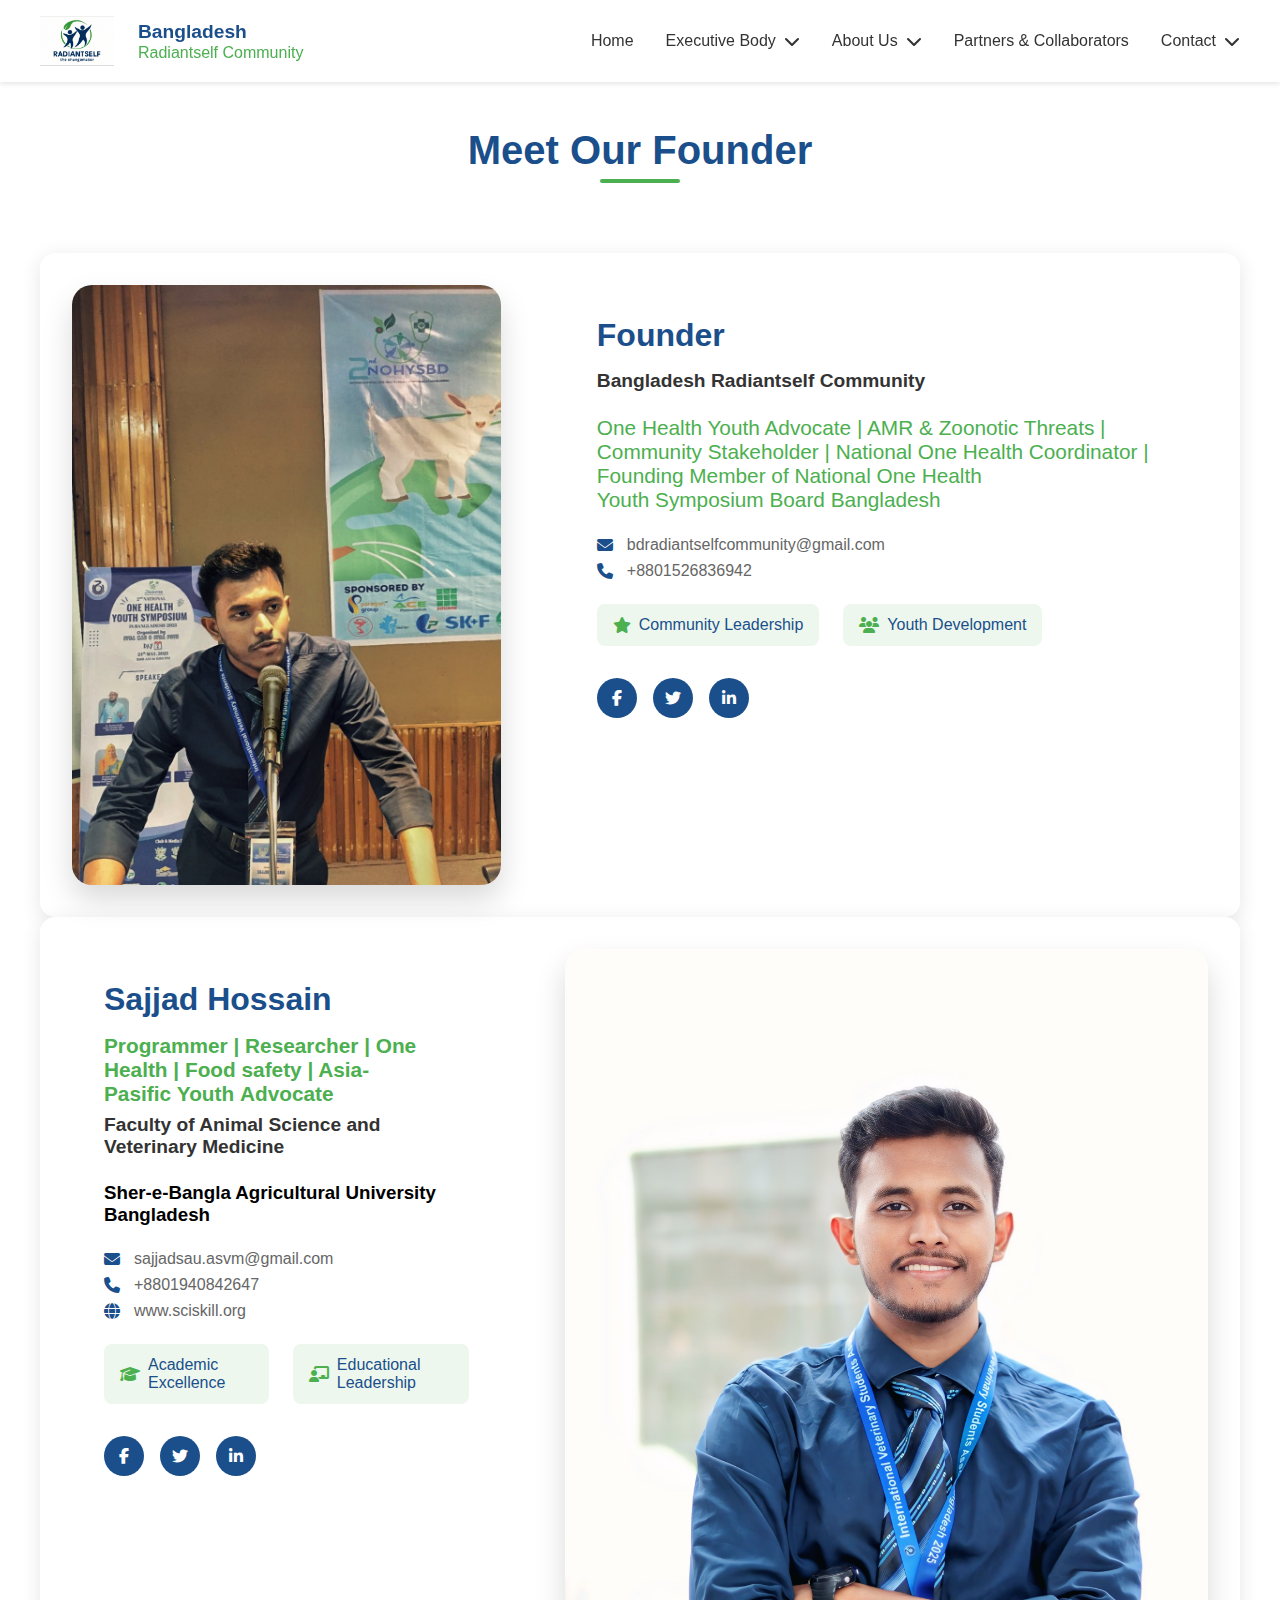
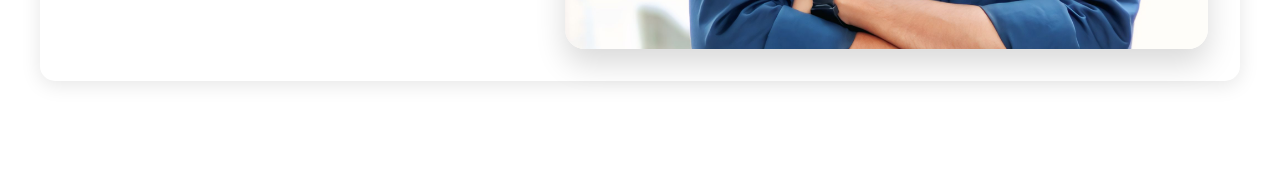
<file: pages/founder.html>
<!DOCTYPE html>
<html lang="en">
<head>
    <meta charset="UTF-8">
    <meta name="viewport" content="width=device-width, initial-scale=1.0">
    <title>Founder & Director - BRC</title>
    <link rel="icon" type="image/x-icon" href="../assets/favicon.ico">
    <link rel="stylesheet" href="https://cdnjs.cloudflare.com/ajax/libs/font-awesome/6.4.0/css/all.min.css">
    <link rel="stylesheet" href="../assets/css/founder.css">
    <style>
        /* Include the base styles */
        * {
            margin: 0;
            padding: 0;
            box-sizing: border-box;
            font-family: 'Segoe UI', Tahoma, Geneva, Verdana, sans-serif;
        }

        :root {
            --primary-color: #1a4f8b;
            --secondary-color: #4CAF50;
            --text-color: #333;
            --bg-color: #fff;
            --accent-color: #f5f5f5;
        }

        /* Navigation styles */
        .navbar {
            background: var(--bg-color);
            padding: 1rem 2rem;
            box-shadow: 0 2px 5px rgba(0,0,0,0.1);
            position: fixed;
            width: 100%;
            top: 0;
            z-index: 1000;
        }

        .nav-content {
            max-width: 1200px;
            margin: 0 auto;
            display: flex;
            justify-content: space-between;
            align-items: center;
        }

        .logo {
            display: flex;
            align-items: center;
            gap: 1.5rem;
        }

        .logo img {
            height: 50px;
        }

        .logo-text {
            display: flex;
            flex-direction: column;
            line-height: 1.2;
        }

        .logo-text-top {
            color: var(--primary-color);
            font-size: 1.2rem;
            font-weight: 600;
        }

        .logo-text-bottom {
            color: var(--secondary-color);
            font-size: 1rem;
            font-weight: 500;
        }

        .nav-links {
            display: flex;
            gap: 2rem;
        }

        .nav-links a {
            text-decoration: none;
            color: var(--text-color);
            font-weight: 500;
            transition: color 0.3s ease;
        }

        .nav-links a:hover {
            color: var(--secondary-color);
        }

        /* Dropdown styles */
        .dropdown {
            position: relative;
            display: inline-block;
        }

        .dropdown-trigger {
            display: flex;
            align-items: center;
            gap: 0.5rem;
        }

        .dropdown-content {
            display: none;
            position: absolute;
            top: 100%;
            left: 0;
            background: var(--bg-color);
            min-width: 200px;
            box-shadow: 0 8px 16px rgba(0,0,0,0.1);
            border-radius: 8px;
            padding: 0.5rem 0;
            z-index: 1001;
            opacity: 0;
            transform: translateY(-10px);
            transition: opacity 0.3s ease, transform 0.3s ease;
        }

        .dropdown:hover .dropdown-content {
            display: block;
            opacity: 1;
            transform: translateY(0);
        }

        .dropdown-content a {
            color: var(--text-color);
            padding: 0.8rem 1.5rem;
            display: block;
            transition: all 0.3s ease;
        }

        .dropdown-content a:hover {
            background: var(--accent-color);
            color: var(--primary-color);
            padding-left: 2rem;
        }

        /* Founder Section */
        .founder-section {
            padding: 8rem 2rem 6rem;
            background: var(--bg-color);
        }

        .section-header {
            text-align: center;
            margin-bottom: 4rem;
        }

        .section-title {
            color: var(--primary-color);
            font-size: 2.5rem;
            margin-bottom: 1rem;
            position: relative;
            display: inline-block;
        }

        .section-title::after {
            content: '';
            position: absolute;
            bottom: -10px;
            left: 50%;
            transform: translateX(-50%);
            width: 80px;
            height: 4px;
            background: var(--secondary-color);
            border-radius: 2px;
        }

        .founder-container {
            max-width: 1200px;
            margin: 0 auto;
            display: grid;
            grid-template-columns: 1fr 1.5fr;
            gap: 4rem;
            align-items: start;
        }

        .founder-image {
            position: relative;
            height: 700px;
            border-radius: 20px;
            overflow: hidden;
            box-shadow: 0 15px 30px rgba(0,0,0,0.15);
            transition: transform 0.3s ease;
        }

        #founder-image-1{
            height: 600px;
        }

        #founder-image-2{
            height: 700px;
        }

        .founder-image:hover {
            transform: translateY(-10px);
        }

        .founder-image img {
            width: 100%;
            height: 100%;
            object-fit: cover;
            object-position: center 20%;
            display: block;
        }

        .founder-details {
            padding: 2rem;
            background: var(--accent-color);
            border-radius: 20px;
            position: relative;
        }

        .founder-name {
            font-size: 2rem;
            color: var(--primary-color);
            margin-bottom: 1rem;
        }

        .founder-title {
            font-size: 1.2rem;
            color: var(--secondary-color);
            margin-bottom: 2rem;
            font-weight: 500;
        }

        .founder-bio {
            line-height: 1.8;
            color: var(--text-color);
            margin-bottom: 2rem;
        }

        .founder-achievements {
            display: grid;
            grid-template-columns: repeat(2, 1fr);
            gap: 1.5rem;
            margin-top: 2rem;
        }

        .achievement-card {
            background: var(--bg-color);
            padding: 1.5rem;
            border-radius: 15px;
            box-shadow: 0 5px 15px rgba(0,0,0,0.05);
            transition: transform 0.3s ease;
        }

        .achievement-card:hover {
            transform: translateY(-5px);
        }

        .achievement-icon {
            font-size: 2rem;
            color: var(--secondary-color);
            margin-bottom: 1rem;
        }

        .achievement-title {
            font-size: 1.1rem;
            color: var(--primary-color);
            margin-bottom: 0.5rem;
            font-weight: 600;
        }

        .founder-description {
            color: var(--text-color);
            line-height: 1.6;
            margin: 1.5rem 0;
            font-size: 1.1rem;
        }

        .highlights {
            display: flex;
            gap: 1.5rem;
            margin: 1.5rem 0;
        }

        .highlight-item {
            display: flex;
            align-items: center;
            gap: 0.5rem;
            background: rgba(76, 175, 80, 0.1);
            padding: 0.75rem 1rem;
            border-radius: 8px;
            color: var(--primary-color);
        }

        .highlight-item i {
            color: var(--secondary-color);
        }

        .highlight-item span {
            font-weight: 500;
        }

        .social-links {
            display: flex;
            gap: 1rem;
            margin-top: 2rem;
        }

        .social-link {
            width: 40px;
            height: 40px;
            border-radius: 50%;
            background: var(--primary-color);
            color: white;
            display: flex;
            align-items: center;
            justify-content: center;
            text-decoration: none;
            transition: transform 0.3s ease, background-color 0.3s ease;
        }

        .social-link:hover {
            transform: translateY(-3px);
            background: var(--secondary-color);
        }

        @media (max-width: 768px) {
            .founder-container {
                grid-template-columns: 1fr;
            }

            .founder-achievements {
                grid-template-columns: 1fr;
            }
        }
    </style>
</head>
<body>
    <!-- Navigation -->
    <nav class="navbar">
        <div class="nav-content">
            <div class="logo">
                <img src="../assets/images/BRC_LOGO.png" alt="BRC Logo">
                <div class="logo-text">
                    <span class="logo-text-top">Bangladesh</span>
                    <span class="logo-text-bottom">Radiantself Community</span>
                </div>
            </div>
            <div class="nav-links">
                <a href="../index.html">Home</a>
                <div class="dropdown">
                    <a href="#" class="dropdown-trigger">Executive Body <i class="fas fa-chevron-down"></i></a>
                    <div class="dropdown-content">
                        <a href="founder.html">Founder & Director</a>
                        <a href="advisors.html">Advisors</a>
                        <a href="executive-teams.html">Communities</a>
                    </div>
                </div>
                <div class="dropdown">
                    <a href="#" class="dropdown-trigger">About Us <i class="fas fa-chevron-down"></i></a>
                    <div class="dropdown-content">
                        <a href="#">Mission & Vision</a>
                        <a href="#">Our History</a>
                        <a href="#">Impact</a>
                    </div>
                </div>
                <!-- <a href="news.html">News</a> -->
                <a href="partners.html">Partners & Collaborators</a>
                <div class="dropdown">
                    <a href="contact.html" class="dropdown-trigger">Contact <i class="fas fa-chevron-down"></i></a>
                    <div class="dropdown-content">
                        <a href="#">Join Our Team</a>
                        <a href="#">Support Us</a>
                        <a href="#">FAQ</a>
                    </div>
                </div>
            </div>
        </div>
    </nav>

    <!-- Founder Section -->
    <section class="founder-section">
        <div class="section-header">
            <h1 class="section-title">Meet Our Founder</h1>
        </div>

        <!-- First Founder -->
        <div class="founder-container">
            <div class="founder-image" id="founder-image-1">
                <img src="../assets/images/founder-1.jpg" alt="Founder's Image">
            </div>
            <div class="founder-info">
                <div class="founder-card">
                    <h2 class="founder-name">Founder</h2>
                    <h3 class="founder-org">Bangladesh Radiantself Community</h3>
                    <p class="founder-position">
                        One Health Youth Advocate | AMR & Zoonotic Threats | Community Stakeholder | National One Health Coordinator | Founding Member of National One Health Youth Symposium Board Bangladesh
                    </p>
                    <div class="contact-info">
                        <p><i class="fas fa-envelope"></i> bdradiantselfcommunity@gmail.com</p>
                        <p><i class="fas fa-phone"></i> +8801526836942</p>
                    </div>
                    <div class="highlights">
                        <div class="highlight-item">
                            <i class="fas fa-star"></i>
                            <span>Community Leadership</span>
                        </div>
                        <div class="highlight-item">
                            <i class="fas fa-users"></i>
                            <span>Youth Development</span>
                        </div>
                    </div>
                    <div class="social-links">
                        <a href="#" class="social-link"><i class="fab fa-facebook-f"></i></a>
                        <a href="#" class="social-link"><i class="fab fa-twitter"></i></a>
                        <a href="#" class="social-link"><i class="fab fa-linkedin-in"></i></a>
                    </div>
                </div>
            </div>
        </div>

        <!-- Second Founder -->
        <div class="founder-container reverse">
            <div class="founder-info">
                <div class="founder-card">
                    <h2 class="founder-name">Sajjad Hossain</h2>
                    <h3 class="founder-position">Programmer | Researcher | One Health | Food safety | Asia-Pasific Youth Advocate</h3>
                    <h3 class="founder-org">Faculty of Animal Science and Veterinary Medicine</h3>
                    <h3 class="founder-location">Sher-e-Bangla Agricultural University</h3>
                    <h3 class="founder-country">Bangladesh</h3>
                    <div class="contact-info">
                        <p><i class="fas fa-envelope"></i> sajjadsau.asvm@gmail.com</p>
                        <p><i class="fas fa-phone"></i> +8801940842647</p>
                        <p><i class="fas fa-globe"></i> www.sciskill.org</p>
                    </div>
                    <div class="highlights">
                        <div class="highlight-item">
                            <i class="fas fa-graduation-cap"></i>
                            <span>Academic Excellence</span>
                        </div>
                        <div class="highlight-item">
                            <i class="fas fa-chalkboard-teacher"></i>
                            <span>Educational Leadership</span>
                        </div>
                    </div>
                    <div class="social-links">
                        <a href="#" class="social-link"><i class="fab fa-facebook-f"></i></a>
                        <a href="#" class="social-link"><i class="fab fa-twitter"></i></a>
                        <a href="#" class="social-link"><i class="fab fa-linkedin-in"></i></a>
                    </div>
                </div>
            </div>
            <div class="founder-image" id="founder-image-2">
                <img src="../assets/images/founder-2.jpg" alt="Second Founder's Image">
            </div>
        </div>
    </section>
</body>
</html>
</file>
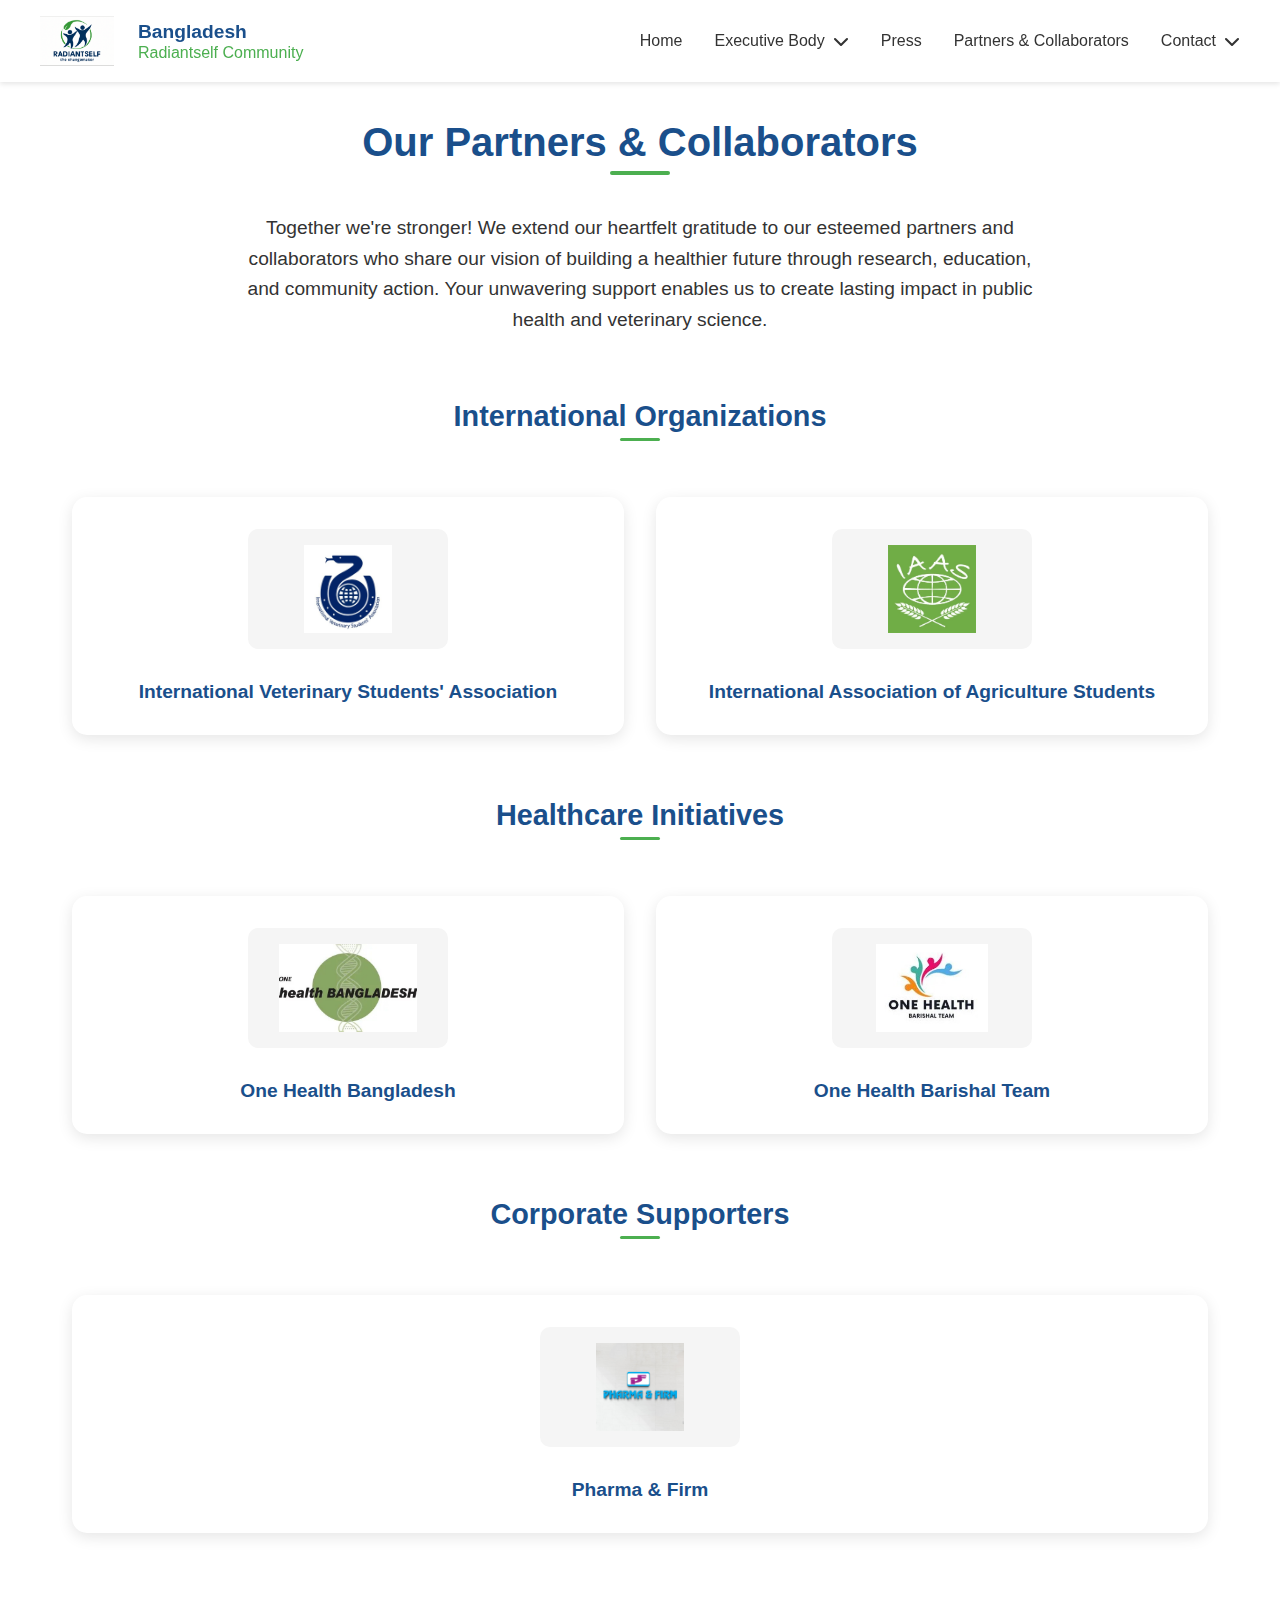
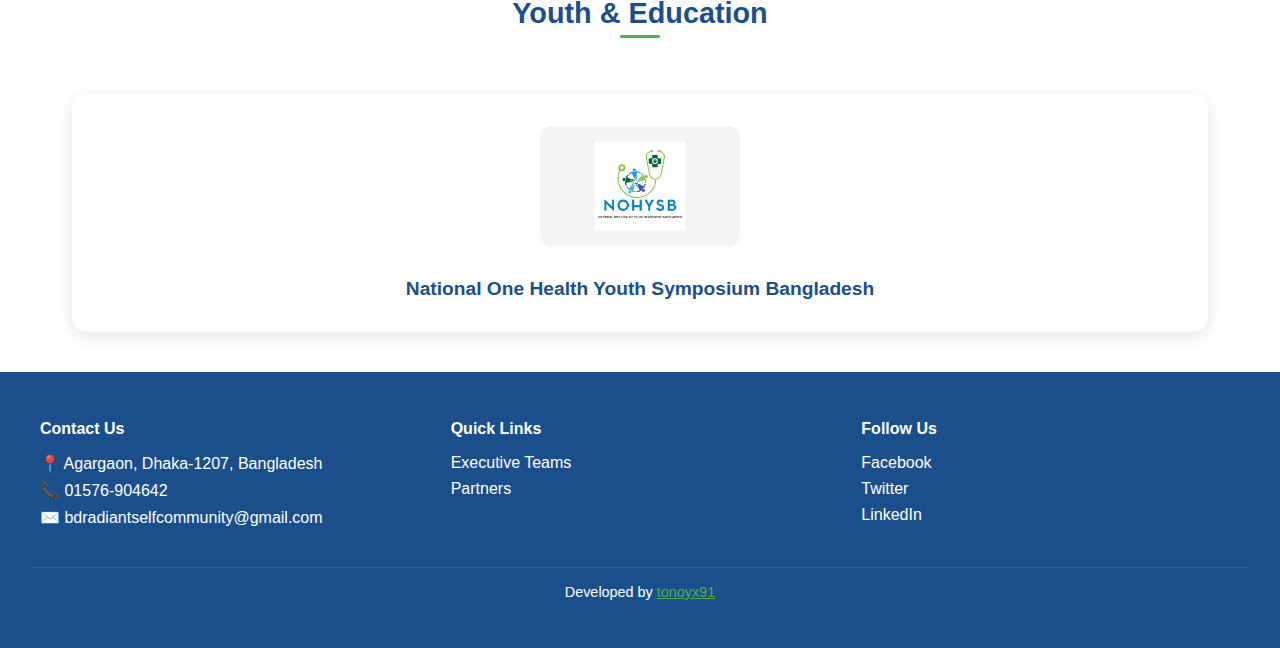
<file: pages/partners.html>
<!DOCTYPE html>
<html lang="en">
<head>
    <meta charset="UTF-8">
    <meta nam        .nav-links a:hover {
            color: var(--secondary-color);
        }

        /* Dropdown styles */
        .dropdown {
            position: relative;
            display: inline-block;
        }

        .dropdown-trigger {
            display: flex;
            align-items: center;
            gap: 0.5rem;
        }

        .dropdown-content {
            display: none;
            position: absolute;
            top: 100%;
            left: 0;
            background: var(--bg-color);
            min-width: 200px;
            box-shadow: 0 8px 16px rgba(0,0,0,0.1);
            border-radius: 8px;
            padding: 0.5rem 0;
            z-index: 1001;
            opacity: 0;
            transform: translateY(-10px);
            transition: opacity 0.3s ease, transform 0.3s ease;
        }

        .dropdown:hover .dropdown-content {
            display: block;
            opacity: 1;
            transform: translateY(0);
        }

        .dropdown-content a {
            color: var(--text-color);
            padding: 0.8rem 1.5rem;
            display: block;
            transition: all 0.3s ease;
        }

        .dropdown-content a:hover {
            background: var(--accent-color);
            color: var(--primary-color);
            padding-left: 2rem;
        }

        /* Partners Section */ewport" content="width=device-width, initial-scale=1.0">
    <title>Partners & Collaborators - BRC</title>
    <link rel="icon" type="image/x-icon" href="../assets/favicon.ico">
    <link rel="stylesheet" href="https://cdnjs.cloudflare.com/ajax/libs/font-awesome/6.4.0/css/all.min.css">
    <style>
        /* Include the same base styles as index.html */
        * {
            margin: 0;
            padding: 0;
            box-sizing: border-box;
            font-family: 'Segoe UI', Tahoma, Geneva, Verdana, sans-serif;
        }

        :root {
            --primary-color: #1a4f8b;
            --secondary-color: #4CAF50;
            --text-color: #333;
            --bg-color: #fff;
            --accent-color: #f5f5f5;
        }

        /* Navigation styles (same as index.html) */
        .navbar {
            background: var(--bg-color);
            padding: 1rem 2rem;
            box-shadow: 0 2px 5px rgba(0,0,0,0.1);
            position: fixed;
            width: 100%;
            top: 0;
            z-index: 1000;
        }

        .nav-content {
            max-width: 1200px;
            margin: 0 auto;
            display: flex;
            justify-content: space-between;
            align-items: center;
        }

        .logo {
            display: flex;
            align-items: center;
            gap: 1.5rem;
        }

        .logo img {
            height: 50px;
        }

        .logo-text {
            display: flex;
            flex-direction: column;
            line-height: 1.2;
        }

        .logo-text-top {
            color: var(--primary-color);
            font-size: 1.2rem;
            font-weight: 600;
        }

        .logo-text-bottom {
            color: var(--secondary-color);
            font-size: 1rem;
            font-weight: 500;
        }

        .nav-links {
            display: flex;
            gap: 2rem;
        }

        .nav-links a {
            text-decoration: none;
            color: var(--text-color);
            font-weight: 500;
            transition: color 0.3s ease;
        }

        .nav-links a:hover {
            color: var(--secondary-color);
        }

        /* Dropdown styles */
        .dropdown {
            position: relative;
            display: inline-block;
        }

        .dropdown-trigger {
            display: flex;
            align-items: center;
            gap: 0.5rem;
        }

        .dropdown-content {
            display: none;
            position: absolute;
            top: 100%;
            left: 0;
            background: var(--bg-color);
            min-width: 200px;
            box-shadow: 0 8px 16px rgba(0,0,0,0.1);
            border-radius: 8px;
            padding: 0.5rem 0;
            z-index: 1001;
            opacity: 0;
            transform: translateY(-10px);
            transition: opacity 0.3s ease, transform 0.3s ease;
        }

        .dropdown:hover .dropdown-content {
            display: block;
            opacity: 1;
            transform: translateY(0);
        }

        .dropdown-content a {
            color: var(--text-color);
            padding: 0.8rem 1.5rem;
            display: block;
            transition: all 0.3s ease;
        }

        .dropdown-content a:hover {
            background: var(--accent-color);
            color: var(--primary-color);
            padding-left: 2rem;
        }

        /* Partners Styles */
        .partners-container {
            max-width: 1200px;
            margin: 120px auto 40px;
            padding: 0 2rem;
            text-align: center;
        }

        .section-title {
            color: var(--primary-color);
            font-size: 2.5rem;
            margin-bottom: 1rem;
            position: relative;
            display: inline-block;
        }

        .section-title::after {
            content: '';
            position: absolute;
            bottom: -10px;
            left: 50%;
            transform: translateX(-50%);
            width: 60px;
            height: 4px;
            background: var(--secondary-color);
            border-radius: 2px;
        }

        .section-message {
            color: var(--text-color);
            font-size: 1.2rem;
            line-height: 1.6;
            max-width: 800px;
            margin: 2rem auto 4rem;
        }

        .partners-grid {
            display: grid;
            grid-template-columns: repeat(auto-fit, minmax(280px, 1fr));
            gap: 2rem;
            margin-top: 2rem;
        }

        .partner-card {
            background: var(--bg-color);
            border-radius: 15px;
            box-shadow: 0 4px 15px rgba(0,0,0,0.1);
            padding: 2rem;
            transition: all 0.3s ease;
            display: flex;
            flex-direction: column;
            align-items: center;
            gap: 1rem;
        }

        .partner-card:hover {
            transform: translateY(-5px);
            box-shadow: 0 8px 25px rgba(0,0,0,0.15);
        }

        .partner-logo {
            width: 200px;
            height: 120px;
            display: flex;
            align-items: center;
            justify-content: center;
            margin-bottom: 1rem;
            padding: 1rem;
            background: var(--accent-color);
            border-radius: 10px;
        }

        .partner-logo img {
            max-width: 100%;
            max-height: 100%;
            object-fit: contain;
            transition: transform 0.3s ease;
        }

        .partner-card:hover .partner-logo img {
            transform: scale(1.05);
        }

        .partner-name {
            color: var(--primary-color);
            font-size: 1.2rem;
            font-weight: 600;
            text-align: center;
            margin: 0;
        }

        .partner-type {
            color: var(--secondary-color);
            font-size: 0.9rem;
            font-weight: 500;
            text-transform: uppercase;
            letter-spacing: 1px;
            margin-top: 0.5rem;
        }

        .partner-section {
            margin-top: 4rem;
        }

        .partner-section-title {
            color: var(--primary-color);
            font-size: 1.8rem;
            margin-bottom: 2rem;
            text-align: center;
            position: relative;
            display: inline-block;
        }

        .partner-section-title::after {
            content: '';
            position: absolute;
            bottom: -8px;
            left: 50%;
            transform: translateX(-50%);
            width: 40px;
            height: 3px;
            background: var(--secondary-color);
            border-radius: 2px;
        }

         /* Footer */
        footer {
            background: var(--primary-color);
            color: var(--bg-color);
            padding: 3rem 2rem;
        }

        .footer-content {
            max-width: 1200px;
            margin: 0 auto;
            display: grid;
            grid-template-columns: repeat(3, 1fr);
            gap: 2rem;
        }

        .footer-section h4 {
            margin-bottom: 1rem;
        }

        .footer-section p {
            margin-bottom: 0.5rem;
        }

        .footer-section a {
            color: var(--bg-color);
            text-decoration: none;
        }

        @media (max-width: 768px) {
            .partners-grid {
                grid-template-columns: 1fr;
            }

            .section-title {
                font-size: 2rem;
            }

            .section-message {
                font-size: 1.1rem;
                margin: 2rem auto 3rem;
            }
        }
    </style>
</head>
<body>
    <!-- Navigation -->
    <nav class="navbar">
        <div class="nav-content">
            <div class="logo">
                <img src="../assets/images/BRC_LOGO.png" alt="BRC Logo">
                <div class="logo-text">
                    <span class="logo-text-top">Bangladesh</span>
                    <span class="logo-text-bottom">Radiantself Community</span>
                </div>
            </div>
            <div class="nav-links">
                <a href="../index.html">Home</a>
                <div class="dropdown">
                    <a href="#" class="dropdown-trigger">Executive Body <i class="fas fa-chevron-down"></i></a>
                    <div class="dropdown-content">
                        <a href="founder.html">Founder & Director</a>
                        <a href="advisors.html">Advisors</a>
                        <a href="executive-teams.html">Communities</a>
                    </div>
                </div>
                <!-- <div class="dropdown">
                    <a href="#" class="dropdown-trigger">About Us <i class="fas fa-chevron-down"></i></a>
                    <div class="dropdown-content">
                        <a href="#">Mission & Vision</a>
                        <a href="#">Our History</a>
                        <a href="#">Impact</a>
                    </div>
                </div> -->
                <a href="news.html">Press</a>
                <a href="partners.html">Partners & Collaborators</a>
                <div class="dropdown">
                    <a href="contact.html" class="dropdown-trigger">Contact <i class="fas fa-chevron-down"></i></a>
                    <div class="dropdown-content">
                        <a href="#">Join Our Team</a>
                        <a href="#">Support Us</a>
                        <a href="#">FAQ</a>
                    </div>
                </div>
            </div>
        </div>
    </nav>

    <!-- Partners Content -->
    <div class="partners-container">
        <h1 class="section-title">Our Partners & Collaborators</h1>
        <p class="section-message">
            Together we're stronger! We extend our heartfelt gratitude to our esteemed partners and collaborators 
            who share our vision of building a healthier future through research, education, and community action. 
            Your unwavering support enables us to create lasting impact in public health and veterinary science.
        </p>

        <div class="partner-section">
            <h2 class="partner-section-title">International Organizations</h2>
            <div class="partners-grid">
                <div class="partner-card">
                    <div class="partner-logo">
                        <img src="../assets/sponsors/c-1.jpg" alt="IVSA">
                    </div>
                    <h3 class="partner-name">International Veterinary Students' Association</h3>
                    <!-- <span class="partner-type">Global Partner</span> -->
                </div>
                <div class="partner-card">
                    <div class="partner-logo">
                        <img src="../assets/sponsors/c-2.jpg" alt="IAAS">
                    </div>
                    <h3 class="partner-name">International Association of Agriculture Students</h3>
                    <!-- <span class="partner-type">Research Partner</span> -->
                </div>
            </div>
        </div>

        <div class="partner-section">
            <h2 class="partner-section-title">Healthcare Initiatives</h2>
            <div class="partners-grid">
                <div class="partner-card">
                    <div class="partner-logo">
                        <img src="../assets/sponsors/c-3.jpg" alt="One Health">
                    </div>
                    <h3 class="partner-name">One Health Bangladesh</h3>
                    <!-- <span class="partner-type">Strategic Partner</span> -->
                </div>
                <div class="partner-card">
                    <div class="partner-logo">
                        <img src="../assets/sponsors/c-4.jpg" alt="One Health Barishal">
                    </div>
                    <h3 class="partner-name">One Health Barishal Team</h3>
                    <!-- <span class="partner-type">Regional Partner</span> -->
                </div>
            </div>
        </div>

        <div class="partner-section">
            <h2 class="partner-section-title">Corporate Supporters</h2>
            <div class="partners-grid">
                <div class="partner-card">
                    <div class="partner-logo">
                        <img src="../assets/sponsors/c-5.jpg" alt="Pharma & Firm">
                    </div>
                    <h3 class="partner-name">Pharma & Firm</h3>
                    <!-- <span class="partner-type">Corporate Sponsor</span> -->
                </div>
            </div>
        </div>

        <div class="partner-section">
            <h2 class="partner-section-title">Youth & Education</h2>
            <div class="partners-grid">
                <div class="partner-card">
                    <div class="partner-logo">
                        <img src="../assets/sponsors/c-6.jpg" alt="NOHYSB">
                    </div>
                    <h3 class="partner-name">National One Health Youth Symposium Bangladesh</h3>
                    <!-- <span class="partner-type">Event Partner</span> -->
                </div>
            </div>
        </div>
    </div>


    <!-- Footer -->
    <footer>
        <div class="footer-content">
            <div class="footer-section">
                <h4>Contact Us</h4>
                <p>📍 Agargaon, Dhaka-1207, Bangladesh</p>
                <p>📞 01576-904642</p>
                <p>✉️ bdradiantselfcommunity@gmail.com</p>
            </div>
            <div class="footer-section">
                <h4>Quick Links</h4>
                <p><a href="executive-teams.html">Executive Teams</a></p>
                <!-- <p><a href="pages/news.html">News</a></p> -->
                <p><a href="partners.html">Partners</a></p>
            </div>
            <div class="footer-section">
                <h4>Follow Us</h4>
                <p><a href="https://www.facebook.com/p/Bangladesh-Radiantself-Community-61577181872470/" target="_blank">Facebook</a></p>
                <p><a href="#">Twitter</a></p>
                <p><a href="#">LinkedIn</a></p>
            </div>
        </div>
        <div style="text-align: center; margin-top: 2rem; padding-top: 1rem; border-top: 1px solid rgba(255,255,255,0.1); font-size: 0.9rem;">
            <p>Developed by <a href="https://github.com/tonoyx91" target="_blank" style="color: var(--secondary-color); font-weight: 500;">tonoyx91</a></p>
        </div>
    </footer>
</body>
</html>
</file>
<file: assets/css/founder.css>
/* Custom Properties based on logo colors */
:root {
    --primary-color: #006400; /* Dark Green */
    --secondary-color: #32CD32; /* Lime Green */
    --text-dark: #333;
    --text-light: #666;
    --background-light: #f5f5f5;
    --white: #ffffff;
}

/* Founder Section Styles */
.founder-section {
    padding: 4rem 2rem;
    background-color: var(--background-light);
}

.section-header {
    text-align: center;
    margin-bottom: 4rem;
}

.section-title {
    color: var(--primary-color);
    font-size: 2.5rem;
    margin-bottom: 1rem;
    position: relative;
    display: inline-block;
}

.section-title::after {
    content: '';
    position: absolute;
    bottom: -10px;
    left: 50%;
    transform: translateX(-50%);
    width: 100px;
    height: 3px;
    background-color: var(--secondary-color);
}

.founder-container {
    display: flex;
    align-items: center;
    max-width: 1200px;
    margin: 0 auto 4rem;
    gap: 4rem;
    padding: 2rem;
    background-color: var(--white);
    border-radius: 15px;
    box-shadow: 0 4px 20px rgba(0, 0, 0, 0.1);
}

.founder-container.reverse {
    flex-direction: row-reverse;
}

.founder-image {
    flex: 1;
}

.founder-image img {
    width: 100%;
    border-radius: 10px;
    box-shadow: 0 4px 15px rgba(0, 0, 0, 0.15);
    transition: transform 0.3s ease;
}

.founder-image img:hover {
    transform: scale(1.02);
}

.founder-info {
    flex: 1;
}

.founder-card {
    padding: 2rem;
    background-color: var(--white);
    border-radius: 10px;
}

.founder-name {
    color: var(--primary-color);
    font-size: 2rem;
    margin-bottom: 0.5rem;
}

.founder-position {
    color: var(--secondary-color);
    font-size: 1.3rem;
    margin-bottom: 0.5rem;
}

.founder-org {
    color: var(--text-dark);
    font-size: 1.2rem;
    margin-bottom: 1.5rem;
}

.contact-info {
    margin: 1.5rem 0;
}

.contact-info p {
    color: var(--text-light);
    margin: 0.5rem 0;
    display: flex;
    align-items: center;
    gap: 10px;
}

.contact-info i {
    color: var(--primary-color);
    width: 20px;
}

.social-links {
    display: flex;
    gap: 1rem;
    margin-top: 2rem;
}

.social-link {
    display: flex;
    align-items: center;
    justify-content: center;
    width: 40px;
    height: 40px;
    background-color: var(--primary-color);
    color: var(--white);
    border-radius: 50%;
    text-decoration: none;
    transition: all 0.3s ease;
}

.social-link:hover {
    background-color: var(--secondary-color);
    transform: translateY(-3px);
}

@media (max-width: 768px) {
    .founder-container,
    .founder-container.reverse {
        flex-direction: column;
        gap: 2rem;
        padding: 1rem;
    }

    .founder-image {
        max-width: 100%;
    }

    .section-title {
        font-size: 2rem;
    }

    .founder-name {
        font-size: 1.75rem;
    }
}
</file>
